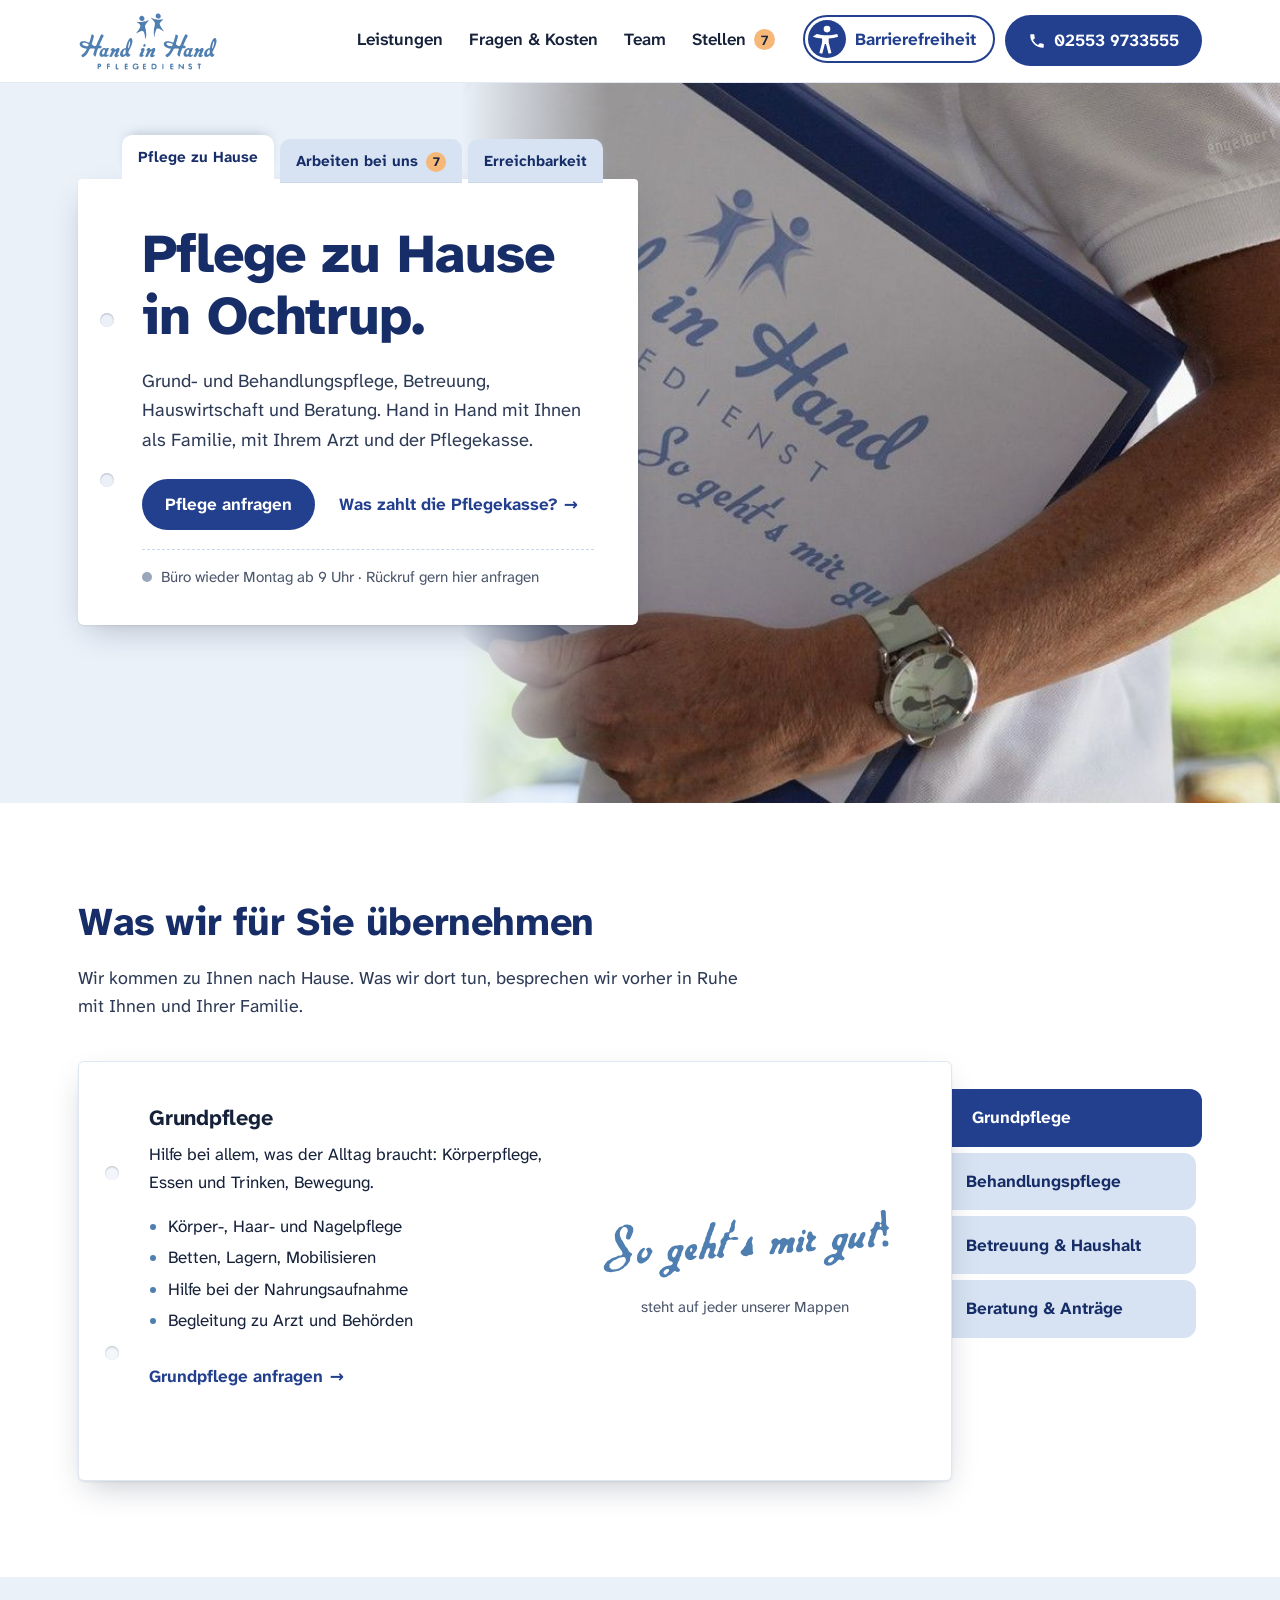
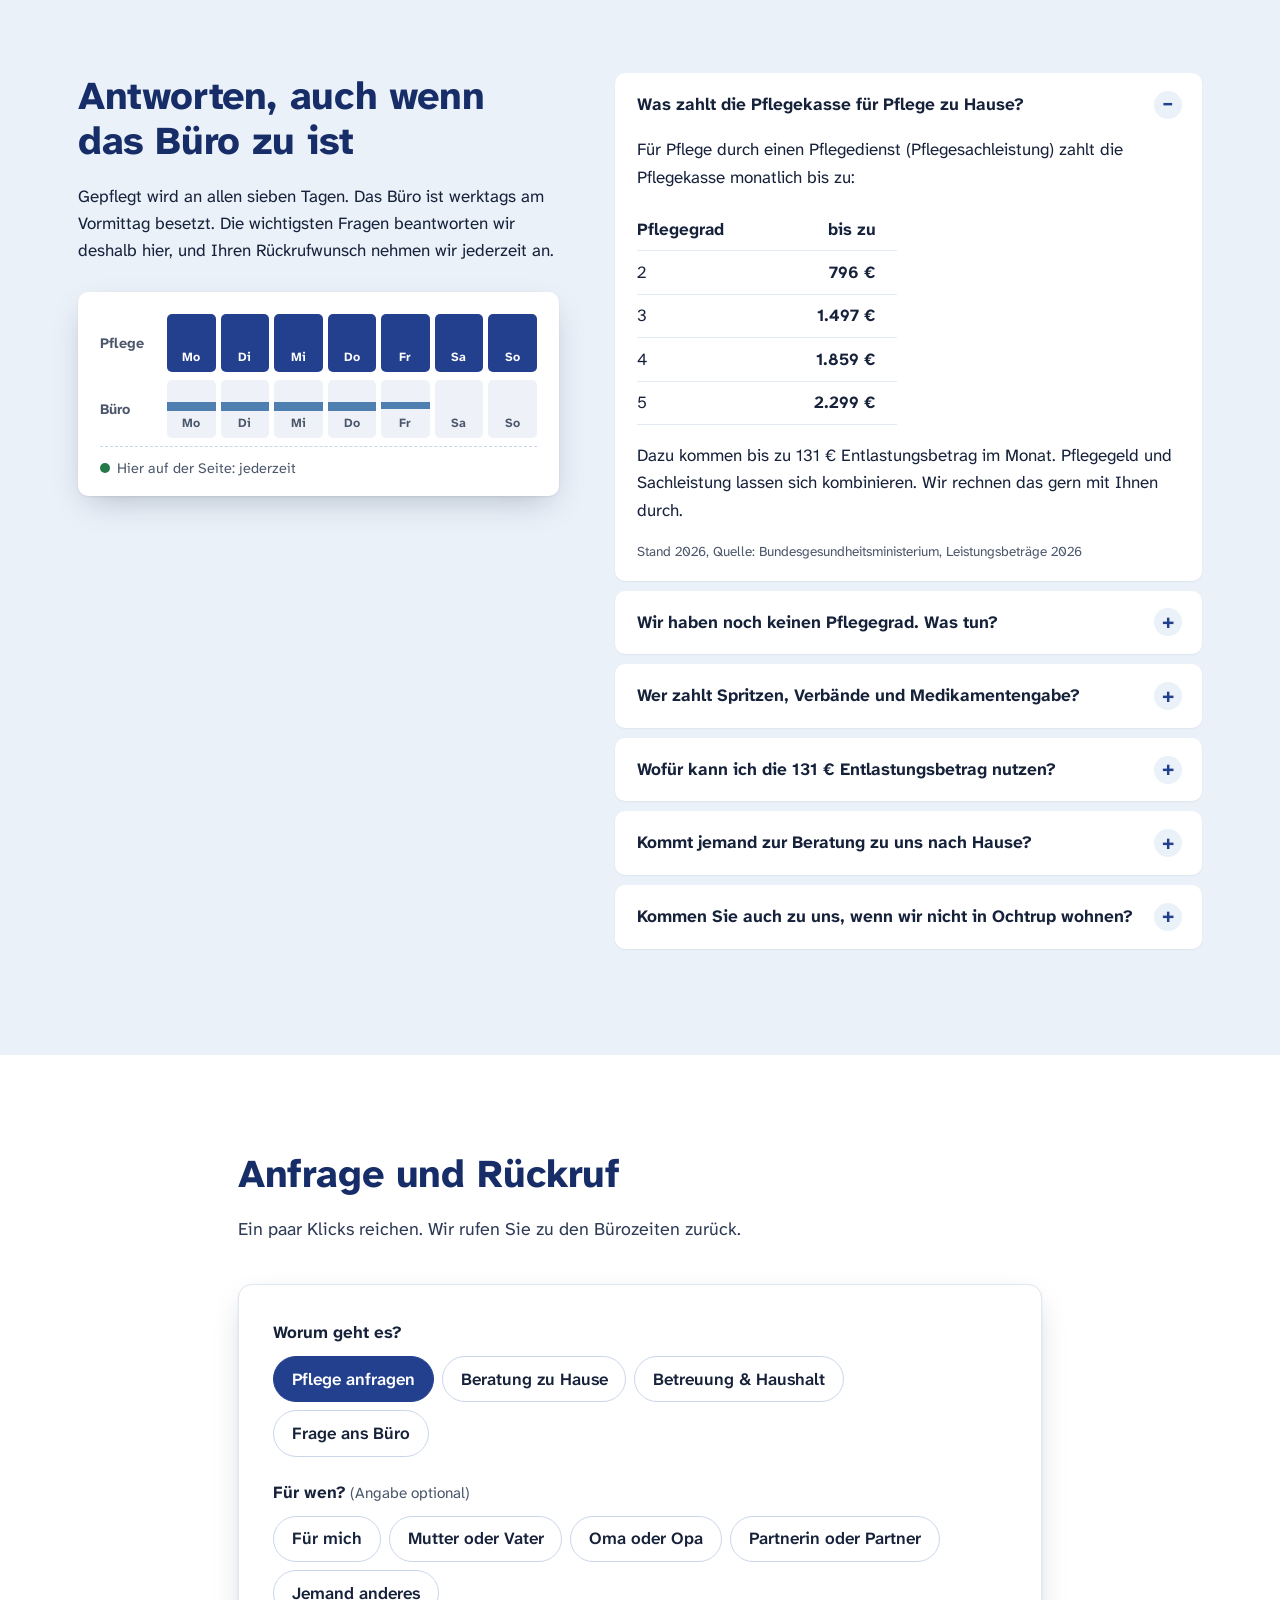
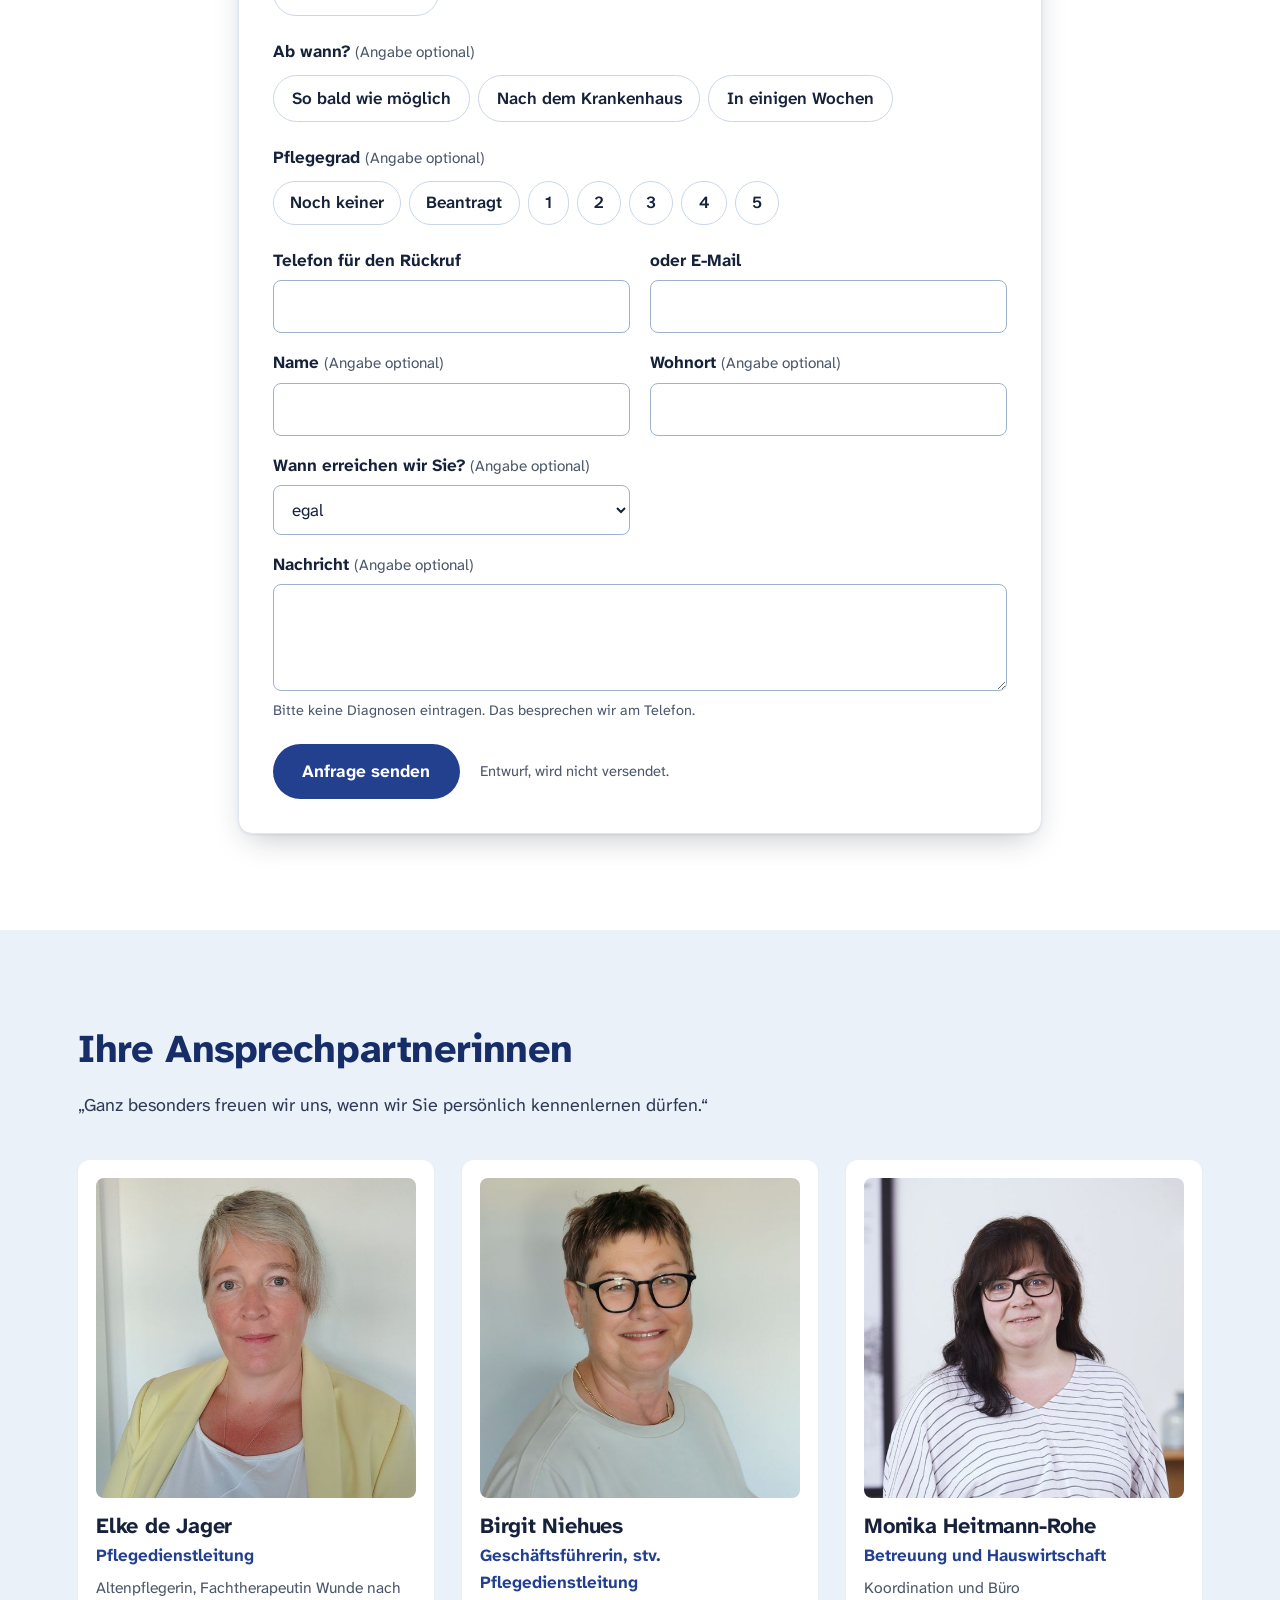
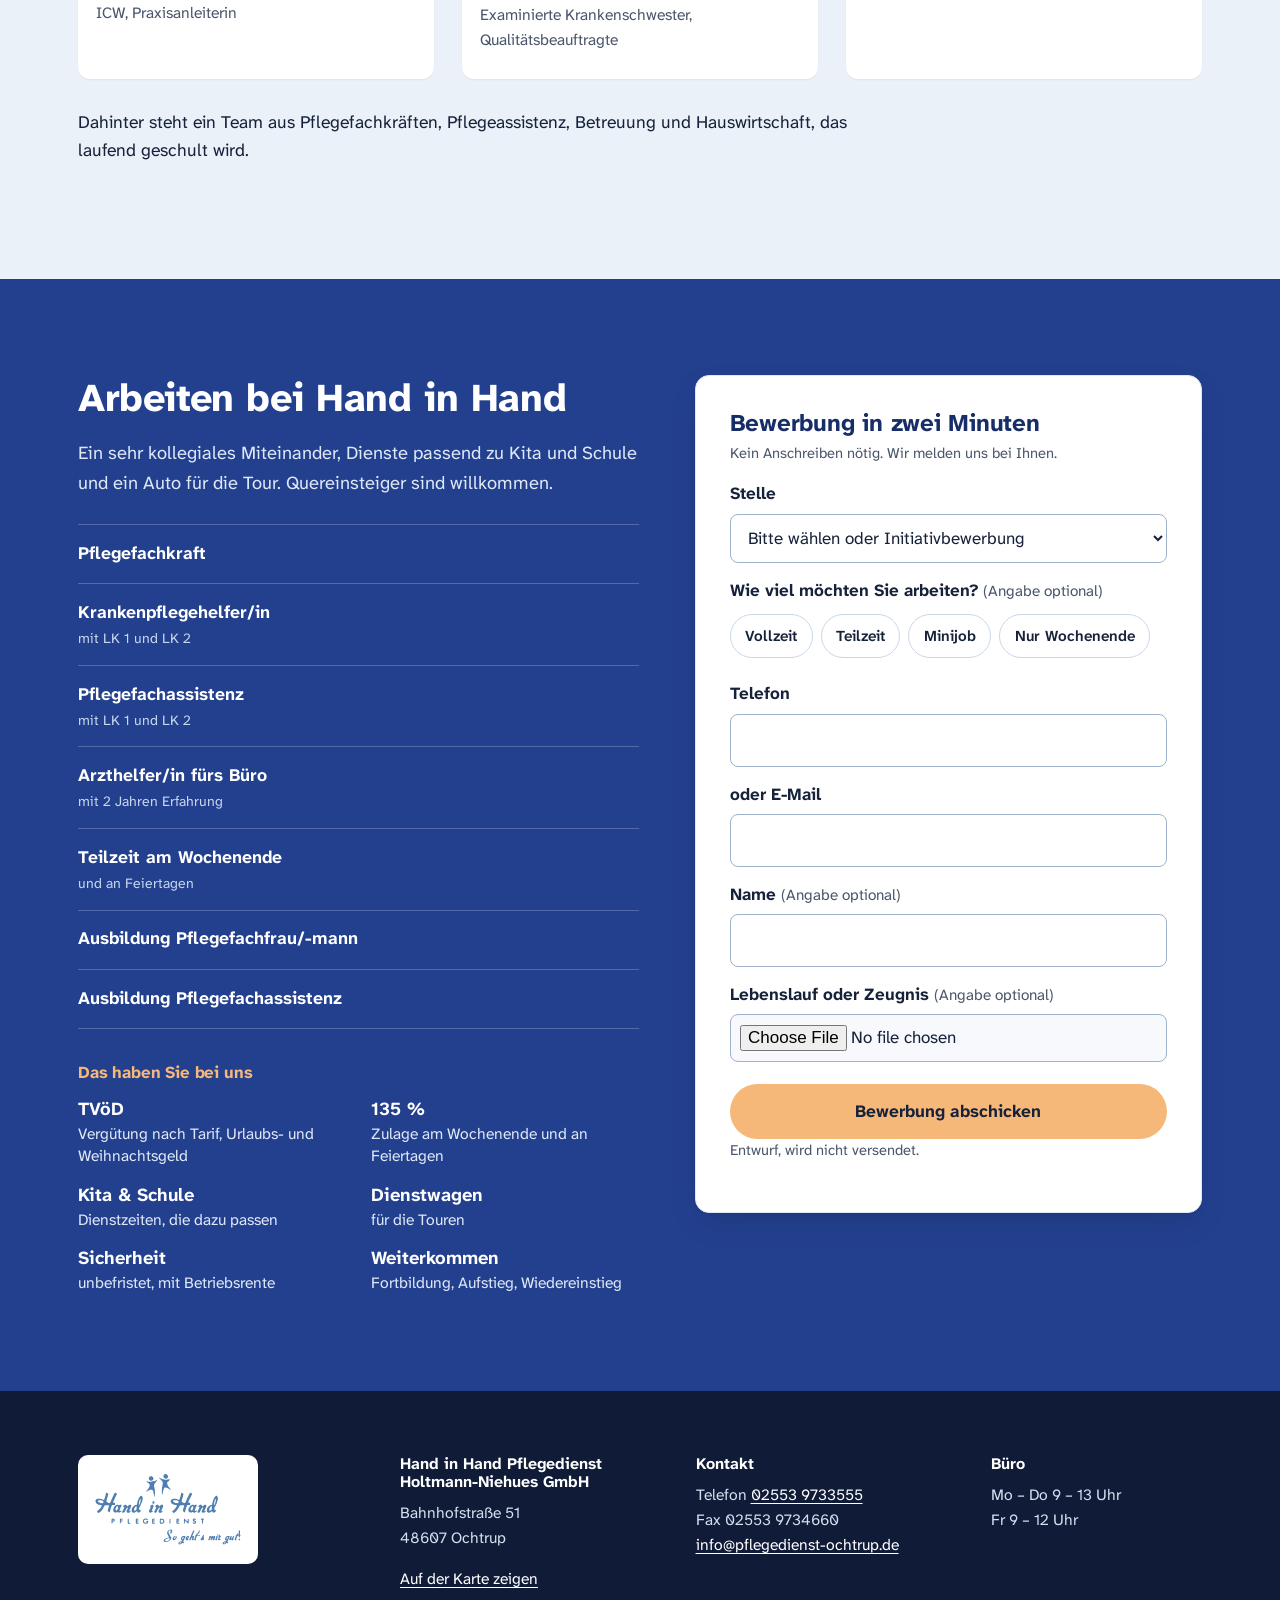
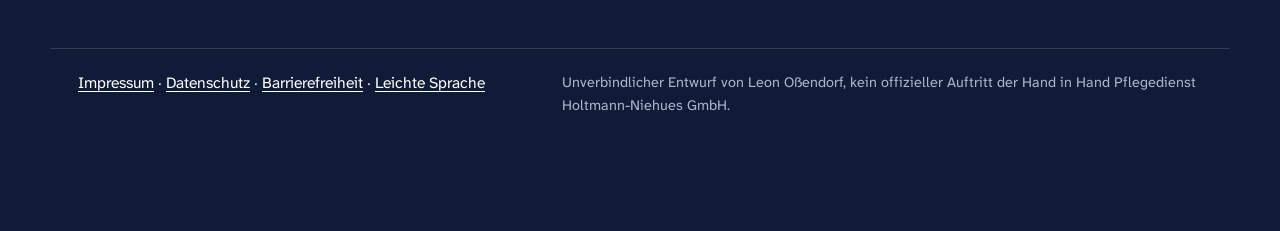
<file: index.html>
<!DOCTYPE html>
<html lang="de-DE">
<head>
<meta charset="utf-8">
<meta name="viewport" content="width=device-width, initial-scale=1">
<meta name="robots" content="noindex,nofollow">
<title>Hand in Hand Pflegedienst Ochtrup – Pflege zu Hause (Entwurf)</title>
<meta name="description" content="Unverbindlicher Entwurf: ambulante Pflege, Betreuung und Beratung in Ochtrup.">
<link rel="icon" href="img/logo-kopf.svg" type="image/svg+xml">
<link rel="preload" href="fonts/atkinson-hyperlegible-next-latin-wght-normal.woff2" as="font" type="font/woff2" crossorigin>
<link rel="stylesheet" href="css/style.css">
<script>(function(){var c=document.documentElement.classList;try{var f=localStorage.getItem("hih-fs");if(f)c.add("fs-"+f);var b=localStorage.getItem("hih-bf");if(b)b.split(",").forEach(function(n){c.add("bf-"+n);});}catch(e){}})();</script>
</head>
<body>
<a class="skip" href="#inhalt">Zum Inhalt springen</a>

<header class="kopf" id="kopf">
  <div class="kopf__innen">
    <a class="kopf__logo" href="#" aria-label="Hand in Hand Pflegedienst, zur Startseite"><img src="img/logo-kopf.svg" alt="Hand in Hand Pflegedienst" width="170" height="70"></a>
    <nav class="kopf__nav" aria-label="Hauptmenü">
      <a href="#leistungen">Leistungen</a>
      <a href="#fragen">Fragen &amp; Kosten</a>
      <a href="#team">Team</a>
      <a href="#stellen" class="kopf__stellen">Stellen <span>7</span></a>
    </nav>
    <div class="kopf__aktion">
      <div class="bf">
        <button type="button" class="bf-knopf" id="bf-knopf" aria-expanded="false" aria-controls="bf-menue"><svg viewBox="0 0 48 48" aria-hidden="true" focusable="false"><circle cx="24" cy="24" r="24" fill="#23408f"/><circle cx="24" cy="11.5" r="4.2" fill="#fff"/><path d="M11 17.6c8.2 2.4 17.8 2.4 26 0l1 3.6c-3.9 1.2-7.9 1.9-11.8 2.1v5l3.4 13.4-3.6.9-3.3-12.4h-1.4l-3.3 12.4-3.6-.9 3.4-13.4v-5c-3.9-.2-7.9-.9-11.8-2.1z" fill="#fff"/></svg><span class="bf-wort">Barrierefreiheit</span></button>
        <div class="bf-menue" id="bf-menue" role="group" aria-labelledby="bf-titel" hidden>
          <div class="bf-kopfzeile"><p class="bf-titel" id="bf-titel">Barrierefreiheit</p><button type="button" class="bf-zu" id="bf-zu" aria-label="Menü schließen">×</button></div>
          <p class="bf-name" id="bf-schrift">Schriftgröße</p>
          <div class="bf-wahl" role="group" aria-labelledby="bf-schrift">
            <button type="button" data-fs="0" aria-pressed="true">Normal</button>
            <button type="button" data-fs="1" aria-pressed="false">Groß</button>
            <button type="button" data-fs="2" aria-pressed="false">Sehr groß</button>
          </div>
          <div class="bf-schalter">
            <button type="button" data-bf="kontrast" aria-pressed="false">Starker Kontrast</button>
            <button type="button" data-bf="zeilen" aria-pressed="false">Mehr Zeilenabstand</button>
            <button type="button" data-bf="links" aria-pressed="false">Links hervorheben</button>
            <button type="button" data-bf="ruhig" aria-pressed="false">Bewegungen aus</button>
            <button type="button" id="bf-vorlesen" aria-pressed="false" hidden>Seite vorlesen</button>
          </div>
          <p class="bf-hinweis" id="bf-vorlesen-hinweis">Vorlesen: Auf diesem Gerät ist keine deutsche Stimme eingerichtet.</p>
          <ul class="bf-verweise">
            <li><a href="leichte-sprache.html">Leichte Sprache</a></li>
            <li><a href="barrierefreiheit.html">Erklärung zur Barrierefreiheit</a></li>
          </ul>
          <button type="button" class="bf-zurueck" id="bf-zurueck">Alles zurücksetzen</button>
        </div>
      </div>
      <a class="knopf knopf--tel" href="tel:+4925539733555" aria-label="Anrufen: 02553 9733555"><svg aria-hidden="true" viewBox="0 0 24 24"><path d="M6.6 10.8a15.1 15.1 0 0 0 6.6 6.6l2.2-2.2c.3-.3.7-.4 1-.2 1.1.4 2.3.6 3.6.6.6 0 1 .4 1 1V20c0 .6-.4 1-1 1A17 17 0 0 1 3 4c0-.6.4-1 1-1h3.5c.6 0 1 .4 1 1 0 1.3.2 2.5.6 3.6.1.3 0 .7-.2 1l-2.3 2.2z"/></svg><span>02553 9733555</span></a>
    </div>
  </div>
</header>

<main id="inhalt">

<!-- ===== Erstes Bild: das Blatt aus der Mappe ===== -->
<section class="hero" aria-label="Willkommen">
  <figure class="hero__bild">
    <picture>
      <source media="(max-width: 760px)" srcset="img/mappe-handy.jpg">
      <img src="img/mappe.jpg" alt="Eine Pflegekraft trägt die blaue Hand-in-Hand-Mappe unter dem Arm" width="1271" height="847" fetchpriority="high">
    </picture>
  </figure>

  <div class="blatt" id="blatt">
    <div class="register" role="tablist" aria-label="Wofür sind Sie hier?">
      <button role="tab" id="tab-pflege" aria-controls="seite-pflege" aria-selected="true">Pflege<span class="lang"> zu Hause</span></button>
      <button role="tab" id="tab-arbeit" aria-controls="seite-arbeit" aria-selected="false" tabindex="-1"><span class="lang">Arbeiten bei uns</span><span class="kurz">Stellen</span> <span class="zahl">7</span></button>
      <button role="tab" id="tab-buero" aria-controls="seite-buero" aria-selected="false" tabindex="-1"><span class="lang">Erreichbarkeit</span><span class="kurz">Büro</span></button>
    </div>

    <div class="blatt__seite" role="tabpanel" id="seite-pflege" aria-labelledby="tab-pflege">
      <h1>Pflege zu Hause in&nbsp;Ochtrup.</h1>
      <p class="blatt__text">Grund- und Behandlungspflege, Betreuung, Hauswirtschaft und Beratung. Hand in Hand mit Ihnen als Familie, mit Ihrem Arzt und der Pflegekasse.</p>
      <div class="blatt__knoepfe">
        <a class="knopf" href="#anfrage" data-preset="anliegen:pflege">Pflege anfragen</a>
        <a class="link-pfeil" href="#fragen">Was zahlt die Pflegekasse?</a>
      </div>
      <p class="status" data-status><span class="status__punkt"></span><span data-status-text>Bürozeiten Mo–Do 9–13, Fr 9–12 Uhr</span></p>
    </div>

    <div class="blatt__seite" role="tabpanel" id="seite-arbeit" aria-labelledby="tab-arbeit" hidden>
      <h2 class="blatt__titel">Sieben Stellen offen. Bewerben geht in zwei Minuten.</h2>
      <ul class="haken">
        <li>Vergütung nach TVöD, Urlaubs- und Weihnachtsgeld</li>
        <li>135&nbsp;% Zulage am Wochenende und an Feiertagen</li>
        <li>Dienste passend zu Kita- und Schulzeiten</li>
        <li>Dienstwagen, Betriebsrente, unbefristet</li>
      </ul>
      <div class="blatt__knoepfe">
        <a class="knopf" href="#stellen">Stellen ansehen und bewerben</a>
      </div>
    </div>

    <div class="blatt__seite" role="tabpanel" id="seite-buero" aria-labelledby="tab-buero" hidden>
      <h2 class="blatt__titel">So erreichen Sie uns</h2>
      <p class="status status--gross" data-status><span class="status__punkt"></span><span data-status-text>Bürozeiten Mo–Do 9–13, Fr 9–12 Uhr</span></p>
      <dl class="zeiten">
        <div><dt>Montag bis Donnerstag</dt><dd>9 – 13 Uhr</dd></div>
        <div><dt>Freitag</dt><dd>9 – 12 Uhr</dd></div>
      </dl>
      <div class="blatt__knoepfe">
        <a class="knopf" href="tel:+4925539733555">02553 9733555 anrufen</a>
        <a class="link-pfeil" href="#anfrage" data-preset="anliegen:frage">Rückruf anfragen</a>
      </div>
      <p class="klein">Bahnhofstraße 51, 48607 Ochtrup · <a href="https://www.openstreetmap.org/search?query=Bahnhofstra%C3%9Fe%2051%2C%2048607%20Ochtrup" rel="noopener">Auf der Karte zeigen</a></p>
    </div>
  </div>
</section>

<!-- ===== Leistungen als Registerblätter ===== -->
<section class="abschnitt" id="leistungen" aria-labelledby="leistungen-titel">
  <div class="innen">
    <header class="abschnitt__kopf">
      <h2 id="leistungen-titel">Was wir für Sie übernehmen</h2>
      <p>Wir kommen zu Ihnen nach Hause. Was wir dort tun, besprechen wir vorher in Ruhe mit Ihnen und Ihrer Familie.</p>
    </header>

    <div class="mappe" data-mappe>
      <div class="mappe__reiter" role="tablist" aria-label="Leistungen">
        <button role="tab" id="r-grund" aria-controls="b-grund" aria-selected="true">Grundpflege</button>
        <button role="tab" id="r-behandlung" aria-controls="b-behandlung" aria-selected="false" tabindex="-1">Behandlungspflege</button>
        <button role="tab" id="r-betreuung" aria-controls="b-betreuung" aria-selected="false" tabindex="-1">Betreuung &amp; Haushalt</button>
        <button role="tab" id="r-beratung" aria-controls="b-beratung" aria-selected="false" tabindex="-1">Beratung &amp; Anträge</button>
      </div>

      <div class="mappe__blatt" role="tabpanel" id="b-grund" aria-labelledby="r-grund">
        <div class="mappe__text">
          <h3>Grundpflege</h3>
          <p>Hilfe bei allem, was der Alltag braucht: Körperpflege, Essen und Trinken, Bewegung.</p>
          <ul class="liste">
            <li>Körper-, Haar- und Nagelpflege</li>
            <li>Betten, Lagern, Mobilisieren</li>
            <li>Hilfe bei der Nahrungsaufnahme</li>
            <li>Begleitung zu Arzt und Behörden</li>
          </ul>
          <a class="link-pfeil" href="#anfrage" data-preset="anliegen:pflege">Grundpflege anfragen</a>
        </div>
        <div class="mappe__notiz" aria-hidden="true">
          <img class="notiz" src="img/slogan.svg" alt="" width="314" height="82">
          <p class="notiz-unter">steht auf jeder unserer Mappen</p>
        </div>
      </div>

      <div class="mappe__blatt" role="tabpanel" id="b-behandlung" aria-labelledby="r-behandlung" hidden>
        <div class="mappe__text">
          <h3>Behandlungspflege</h3>
          <p>Was Ihr Arzt verordnet, übernehmen unsere Pflegefachkräfte. Die Kosten trägt in der Regel die Krankenkasse.</p>
          <ul class="liste liste--zwei">
            <li>Medikamente richten und geben</li>
            <li>Blutdruck und Blutzucker</li>
            <li>Injektionen</li>
            <li>Kompressionsverbände</li>
            <li>Port- und Stomaversorgung</li>
            <li>Dekubitusversorgung</li>
          </ul>
          <p class="hervor"><strong>Chronische Wunden</strong> versorgt bei uns eine Fachtherapeutin Wunde nach ICW aus dem eigenen Team.</p>
          <a class="link-pfeil" href="#anfrage" data-preset="anliegen:pflege">Behandlungspflege anfragen</a>
        </div>
        <img class="mappe__foto" src="img/blutdruck.jpg" alt="Blutdruckmessung am Oberarm" width="1100" height="529" loading="lazy">
      </div>

      <div class="mappe__blatt" role="tabpanel" id="b-betreuung" aria-labelledby="r-betreuung" hidden>
        <div class="mappe__text">
          <h3>Betreuung &amp; Hauswirtschaft</h3>
          <p>Ausgebildete Betreuungskräfte kommen ein- oder mehrmals in der Woche. Sie gehen spazieren, begleiten zu Arzt- und Therapieterminen, trinken zusammen Kaffee oder spielen Gesellschaftsspiele. Dazu Hilfe im Haushalt.</p>
          <p class="hervor">Mit jedem Pflegegrad (1 bis 5) stehen dafür bis zu <strong>131&nbsp;€ im Monat</strong> zur Verfügung, der sogenannte Entlastungsbetrag.</p>
          <a class="link-pfeil" href="#anfrage" data-preset="anliegen:betreuung">Betreuung anfragen</a>
        </div>
        <img class="mappe__foto" src="img/kalender.jpg" alt="Kalender mit Kugelschreiber" width="1100" height="522" loading="lazy">
      </div>

      <div class="mappe__blatt" role="tabpanel" id="b-beratung" aria-labelledby="r-beratung" hidden>
        <div class="mappe__text">
          <h3>Beratung &amp; Anträge</h3>
          <p>Wir beraten über alle Möglichkeiten der Pflege zu Hause und was sie kosten. Gern kommen wir dafür zu Ihnen nach Hause, <strong>kostenlos und unverbindlich</strong>.</p>
          <ul class="liste">
            <li>Häusliche Pflege und Finanzierung</li>
            <li>Fragen zur Pflegeversicherung</li>
            <li>Anträge bei Kranken- und Pflegekasse und beim Sozialamt</li>
            <li>Schulung für pflegende Angehörige</li>
          </ul>
          <a class="link-pfeil" href="#anfrage" data-preset="anliegen:beratung">Beratung zu Hause vereinbaren</a>
        </div>
        <figure class="mappe__fig"><img class="mappe__foto" src="img/beratung.jpg" alt="Zwei Personen gehen am Tisch gemeinsam Unterlagen durch" width="1100" height="619" loading="lazy"><figcaption>Beispielbild</figcaption></figure>
      </div>
    </div>
  </div>
</section>

<!-- ===== Woche und Fragen ===== -->
<section class="abschnitt abschnitt--himmel" id="fragen" aria-labelledby="fragen-titel">
  <div class="innen raster-fragen">
    <div class="woche-block">
      <h2 id="fragen-titel">Antworten, auch wenn das Büro zu ist</h2>
      <p>Gepflegt wird an allen sieben Tagen. Das Büro ist werktags am Vormittag besetzt. Die wichtigsten Fragen beantworten wir deshalb hier, und Ihren Rückrufwunsch nehmen wir jederzeit an.</p>
      <figure class="woche" aria-label="Wochenübersicht: Pflege an sieben Tagen, Büro Montag bis Freitag vormittags">
        <div class="woche__zeile"><span class="woche__name">Pflege</span>
          <span class="woche__tag voll" title="Montag">Mo</span><span class="woche__tag voll">Di</span><span class="woche__tag voll">Mi</span><span class="woche__tag voll">Do</span><span class="woche__tag voll">Fr</span><span class="woche__tag voll">Sa</span><span class="woche__tag voll">So</span></div>
        <div class="woche__zeile"><span class="woche__name">Büro</span>
          <span class="woche__tag halb">Mo</span><span class="woche__tag halb">Di</span><span class="woche__tag halb">Mi</span><span class="woche__tag halb">Do</span><span class="woche__tag drittel">Fr</span><span class="woche__tag leer">Sa</span><span class="woche__tag leer">So</span></div>
        <figcaption>Hier auf der Seite: jederzeit</figcaption>
      </figure>
    </div>

    <div class="fragen">
      <details open>
        <summary>Was zahlt die Pflegekasse für Pflege zu Hause?</summary>
        <div>
          <p>Für Pflege durch einen Pflegedienst (Pflegesachleistung) zahlt die Pflegekasse monatlich bis zu:</p>
          <table class="tabelle">
            <thead><tr><th scope="col">Pflegegrad</th><th scope="col">bis zu</th></tr></thead>
            <tbody>
              <tr><td>2</td><td>796 €</td></tr><tr><td>3</td><td>1.497 €</td></tr><tr><td>4</td><td>1.859 €</td></tr><tr><td>5</td><td>2.299 €</td></tr>
            </tbody>
          </table>
          <p>Dazu kommen bis zu 131 € Entlastungsbetrag im Monat. Pflegegeld und Sachleistung lassen sich kombinieren. Wir rechnen das gern mit Ihnen durch.</p>
          <p class="quelle">Stand 2026, Quelle: Bundesgesundheitsministerium, Leistungsbeträge 2026</p>
        </div>
      </details>
      <details>
        <summary>Wir haben noch keinen Pflegegrad. Was tun?</summary>
        <div><p>Den Antrag stellen Sie bei der Pflegekasse, ein Anruf oder ein formloses Schreiben reicht. Die Pflegekasse muss in der Regel innerhalb von 25 Arbeitstagen entscheiden. Die Leistungen gibt es rückwirkend ab dem Monat, in dem Sie den Antrag gestellt haben. Beim Antrag helfen wir Ihnen.</p>
        <p class="quelle">§ 18c und § 33 SGB XI</p></div>
      </details>
      <details>
        <summary>Wer zahlt Spritzen, Verbände und Medikamentengabe?</summary>
        <div><p>Das ist Behandlungspflege. Ihr Arzt verordnet sie, die Krankenkasse übernimmt die Kosten. Die gesetzliche Zuzahlung beträgt 10 % für höchstens 28 Tage im Jahr plus 10 € je Verordnung. Abgerechnet wird direkt mit der Kasse.</p>
        <p class="quelle">§ 37 und § 61 SGB V</p></div>
      </details>
      <details>
        <summary>Wofür kann ich die 131 € Entlastungsbetrag nutzen?</summary>
        <div><p>Zum Beispiel für unsere Betreuung und Hilfe im Haushalt. Was im Jahr nicht verbraucht wird, kann bis Ende Juni des Folgejahres genutzt werden. Für Körperpflege gilt der Betrag nur bei Pflegegrad 1.</p>
        <p class="quelle">§ 45b SGB XI</p></div>
      </details>
      <details>
        <summary>Kommt jemand zur Beratung zu uns nach Hause?</summary>
        <div><p>Ja. Wir beraten Sie bei Ihnen zu Hause, kostenlos und unverbindlich. Am einfachsten schreiben Sie uns unten kurz, wann es passt.</p></div>
      </details>
      <details>
        <summary>Kommen Sie auch zu uns, wenn wir nicht in Ochtrup wohnen?</summary>
        <div><p>Unser Büro ist in Ochtrup, an der Bahnhofstraße 51. Ob wir auch zu Ihnen kommen, sagen wir Ihnen gern am Telefon. Oder Sie tragen unten Ihren Wohnort ein, dann klären wir das beim Rückruf.</p></div>
      </details>
    </div>
  </div>
</section>

<!-- ===== Anfrage ===== -->
<section class="abschnitt" id="anfrage" aria-labelledby="anfrage-titel">
  <div class="innen innen--schmal">
    <header class="abschnitt__kopf">
      <h2 id="anfrage-titel">Anfrage und Rückruf</h2>
      <p>Ein paar Klicks reichen. Wir rufen Sie zu den Bürozeiten zurück.</p>
    </header>

    <form class="formular" id="form-anfrage" novalidate>
      <fieldset class="wahl">
        <legend>Worum geht es?</legend>
        <label><input type="radio" name="anliegen" value="pflege" checked><span>Pflege anfragen</span></label>
        <label><input type="radio" name="anliegen" value="beratung"><span>Beratung zu Hause</span></label>
        <label><input type="radio" name="anliegen" value="betreuung"><span>Betreuung &amp; Haushalt</span></label>
        <label><input type="radio" name="anliegen" value="frage"><span>Frage ans Büro</span></label>
      </fieldset>

      <fieldset class="wahl">
        <legend>Für wen? <span class="opt">(Angabe optional)</span></legend>
        <label><input type="radio" name="fuer" value="selbst"><span>Für mich</span></label>
        <label><input type="radio" name="fuer" value="eltern"><span>Mutter oder Vater</span></label>
        <label><input type="radio" name="fuer" value="grosseltern"><span>Oma oder Opa</span></label>
        <label><input type="radio" name="fuer" value="partner"><span>Partnerin oder Partner</span></label>
        <label><input type="radio" name="fuer" value="andere"><span>Jemand anderes</span></label>
      </fieldset>

      <fieldset class="wahl">
        <legend>Ab wann? <span class="opt">(Angabe optional)</span></legend>
        <label><input type="radio" name="ab" value="sofort"><span>So bald wie möglich</span></label>
        <label><input type="radio" name="ab" value="entlassung"><span>Nach dem Krankenhaus</span></label>
        <label><input type="radio" name="ab" value="spaeter"><span>In einigen Wochen</span></label>
      </fieldset>

      <fieldset class="wahl wahl--klein">
        <legend>Pflegegrad <span class="opt">(Angabe optional)</span></legend>
        <label><input type="radio" name="grad" value="keiner"><span>Noch keiner</span></label>
        <label><input type="radio" name="grad" value="beantragt"><span>Beantragt</span></label>
        <label><input type="radio" name="grad" value="1"><span>1</span></label>
        <label><input type="radio" name="grad" value="2"><span>2</span></label>
        <label><input type="radio" name="grad" value="3"><span>3</span></label>
        <label><input type="radio" name="grad" value="4"><span>4</span></label>
        <label><input type="radio" name="grad" value="5"><span>5</span></label>
      </fieldset>

      <div class="felder">
        <div class="feld">
          <label for="a-tel">Telefon für den Rückruf</label>
          <input id="a-tel" name="telefon" type="tel" autocomplete="tel" inputmode="tel">
        </div>
        <div class="feld">
          <label for="a-mail">oder E-Mail</label>
          <input id="a-mail" name="email" type="email" autocomplete="email">
        </div>
        <div class="feld">
          <label for="a-name">Name <span class="opt">(Angabe optional)</span></label>
          <input id="a-name" name="name" type="text" autocomplete="name">
        </div>
        <div class="feld">
          <label for="a-ort">Wohnort <span class="opt">(Angabe optional)</span></label>
          <input id="a-ort" name="wohnort" type="text" autocomplete="address-level2">
        </div>
        <div class="feld">
          <label for="a-zeit">Wann erreichen wir Sie? <span class="opt">(Angabe optional)</span></label>
          <select id="a-zeit" name="zeit"><option value="">egal</option><option>vormittags</option><option>mittags</option></select>
        </div>
        <div class="feld feld--breit">
          <label for="a-text">Nachricht <span class="opt">(Angabe optional)</span></label>
          <textarea id="a-text" name="nachricht" rows="3"></textarea>
          <p class="hinweis">Bitte keine Diagnosen eintragen. Das besprechen wir am Telefon.</p>
        </div>
      </div>
      <p class="fehler" role="alert" hidden>Bitte eine Telefonnummer oder E-Mail-Adresse angeben, damit wir Sie erreichen.</p>
      <div class="formular__ende">
        <button class="knopf knopf--gross" type="submit">Anfrage senden</button>
        <p class="klein">Entwurf, wird nicht versendet.</p>
      </div>
      <div class="danke" hidden tabindex="-1">
        <p class="danke__titel">Danke, Ihre Anfrage ist angekommen.</p>
        <p>In der fertigen Seite landet sie jetzt direkt im Büro, und wir melden uns zu den Bürozeiten bei Ihnen. Dieser Entwurf verschickt nichts.</p>
      </div>
    </form>
  </div>
</section>

<!-- ===== Team ===== -->
<section class="abschnitt abschnitt--himmel" id="team" aria-labelledby="team-titel">
  <div class="innen">
    <header class="abschnitt__kopf">
      <h2 id="team-titel">Ihre Ansprechpartnerinnen</h2>
      <p>„Ganz besonders freuen wir uns, wenn wir Sie persönlich kennenlernen dürfen.“</p>
    </header>
    <ul class="team">
      <li>
        <img src="img/de-jager.jpg" alt="Porträt Elke de Jager" width="560" height="560" loading="lazy">
        <h3>Elke de Jager</h3>
        <p class="rolle">Pflegedienstleitung</p>
        <p>Altenpflegerin, Fachtherapeutin Wunde nach ICW, Praxisanleiterin</p>
      </li>
      <li>
        <img src="img/niehues.jpg" alt="Porträt Birgit Niehues" width="560" height="560" loading="lazy">
        <h3>Birgit Niehues</h3>
        <p class="rolle">Geschäftsführerin, stv. Pflegedienstleitung</p>
        <p>Examinierte Krankenschwester, Qualitätsbeauftragte</p>
      </li>
      <li>
        <img src="img/heitmann-rohe.jpg" alt="Porträt Monika Heitmann-Rohe" width="560" height="560" loading="lazy">
        <h3>Monika Heitmann-Rohe</h3>
        <p class="rolle">Betreuung und Hauswirtschaft</p>
        <p>Koordination und Büro</p>
      </li>
    </ul>
    <p class="team__unter">Dahinter steht ein Team aus Pflegefachkräften, Pflegeassistenz, Betreuung und Hauswirtschaft, das laufend geschult wird.</p>
  </div>
</section>

<!-- ===== Stellen ===== -->
<section class="abschnitt abschnitt--mappe" id="stellen" aria-labelledby="stellen-titel">
  <div class="innen raster-stellen">
    <div>
      <h2 id="stellen-titel">Arbeiten bei Hand in Hand</h2>
      <p class="einleitung">Ein sehr kollegiales Miteinander, Dienste passend zu Kita und Schule und ein Auto für die Tour. Quereinsteiger sind willkommen.</p>
      <ul class="stellen" aria-label="Offene Stellen, antippen zum Auswählen">
        <li><button type="button" data-stelle="Pflegefachkraft">Pflegefachkraft</button></li>
        <li><button type="button" data-stelle="Krankenpflegehelfer/in LK 1 + 2">Krankenpflegehelfer/in <small>mit LK 1 und LK 2</small></button></li>
        <li><button type="button" data-stelle="Pflegefachassistenz LK 1 + 2">Pflegefachassistenz <small>mit LK 1 und LK 2</small></button></li>
        <li><button type="button" data-stelle="Medizinische Fachangestellte">Arzthelfer/in fürs Büro <small>mit 2 Jahren Erfahrung</small></button></li>
        <li><button type="button" data-stelle="Wochenende und Feiertage">Teilzeit am Wochenende <small>und an Feiertagen</small></button></li>
        <li><button type="button" data-stelle="Ausbildung Pflegefachfrau/-mann">Ausbildung Pflegefachfrau/-mann</button></li>
        <li><button type="button" data-stelle="Ausbildung Pflegefachassistenz">Ausbildung Pflegefachassistenz</button></li>
      </ul>
      <h3 class="klein-titel">Das haben Sie bei uns</h3>
      <ul class="vorteile">
        <li><strong>TVöD</strong> Vergütung nach Tarif, Urlaubs- und Weihnachtsgeld</li>
        <li><strong>135&nbsp;%</strong> Zulage am Wochenende und an Feiertagen</li>
        <li><strong>Kita &amp; Schule</strong> Dienstzeiten, die dazu passen</li>
        <li><strong>Dienstwagen</strong> für die Touren</li>
        <li><strong>Sicherheit</strong> unbefristet, mit Betriebsrente</li>
        <li><strong>Weiterkommen</strong> Fortbildung, Aufstieg, Wiedereinstieg</li>
      </ul>
    </div>

    <form class="formular formular--karte" id="form-bewerbung" novalidate>
      <h3 class="formular__titel">Bewerbung in zwei Minuten</h3>
      <p class="klein">Kein Anschreiben nötig. Wir melden uns bei Ihnen.</p>
      <div class="feld">
        <label for="b-stelle">Stelle</label>
        <select id="b-stelle" name="stelle">
          <option value="">Bitte wählen oder Initiativbewerbung</option>
          <option>Pflegefachkraft</option>
          <option>Krankenpflegehelfer/in LK 1 + 2</option>
          <option>Pflegefachassistenz LK 1 + 2</option>
          <option>Medizinische Fachangestellte</option>
          <option>Wochenende und Feiertage</option>
          <option>Ausbildung Pflegefachfrau/-mann</option>
          <option>Ausbildung Pflegefachassistenz</option>
          <option>Initiativbewerbung / Quereinstieg</option>
        </select>
      </div>
      <fieldset class="wahl wahl--klein">
        <legend>Wie viel möchten Sie arbeiten? <span class="opt">(Angabe optional)</span></legend>
        <label><input type="radio" name="umfang" value="voll"><span>Vollzeit</span></label>
        <label><input type="radio" name="umfang" value="teil"><span>Teilzeit</span></label>
        <label><input type="radio" name="umfang" value="mini"><span>Minijob</span></label>
        <label><input type="radio" name="umfang" value="wochenende"><span>Nur Wochenende</span></label>
      </fieldset>
      <div class="feld">
        <label for="b-tel">Telefon</label>
        <input id="b-tel" name="telefon" type="tel" autocomplete="tel" inputmode="tel">
      </div>
      <div class="feld">
        <label for="b-mail">oder E-Mail</label>
        <input id="b-mail" name="email" type="email" autocomplete="email">
      </div>
      <div class="feld">
        <label for="b-name">Name <span class="opt">(Angabe optional)</span></label>
        <input id="b-name" name="name" type="text" autocomplete="name">
      </div>
      <div class="feld">
        <label for="b-datei">Lebenslauf oder Zeugnis <span class="opt">(Angabe optional)</span></label>
        <input id="b-datei" name="datei" type="file" accept=".pdf,.jpg,.jpeg,.png,.doc,.docx">
      </div>
      <p class="fehler" role="alert" hidden>Bitte eine Telefonnummer oder E-Mail-Adresse angeben.</p>
      <button class="knopf knopf--hell knopf--gross" type="submit">Bewerbung abschicken</button>
      <p class="klein">Entwurf, wird nicht versendet.</p>
      <div class="danke" hidden tabindex="-1">
        <p class="danke__titel">Danke für Ihre Bewerbung!</p>
        <p>In der fertigen Seite geht sie jetzt an die Pflegedienstleitung, die sich bei Ihnen meldet. Dieser Entwurf verschickt nichts.</p>
      </div>
    </form>
  </div>
</section>

</main>

<footer class="fuss">
  <div class="innen fuss__raster">
    <div>
      <img src="img/logo.svg" alt="Hand in Hand Pflegedienst – So geht’s mir gut!" width="200" height="110" class="fuss__logo">
    </div>
    <div>
      <h2 class="fuss__titel">Hand in Hand Pflegedienst<br>Holtmann-Niehues GmbH</h2>
      <p>Bahnhofstraße 51<br>48607 Ochtrup</p>
      <p><a href="https://www.openstreetmap.org/search?query=Bahnhofstra%C3%9Fe%2051%2C%2048607%20Ochtrup" rel="noopener">Auf der Karte zeigen</a></p>
    </div>
    <div>
      <h2 class="fuss__titel">Kontakt</h2>
      <p>Telefon <a href="tel:+4925539733555">02553 9733555</a><br>Fax 02553 9734660<br><a href="mailto:info@pflegedienst-ochtrup.de">info@pflegedienst-ochtrup.de</a></p>
    </div>
    <div>
      <h2 class="fuss__titel">Büro</h2>
      <p>Mo – Do 9 – 13 Uhr<br>Fr 9 – 12 Uhr</p>
    </div>
  </div>
  <div class="innen fuss__unten">
    <p><a href="impressum.html">Impressum</a> · <a href="datenschutz.html">Datenschutz</a> · <a href="barrierefreiheit.html">Barrierefreiheit</a> · <a href="leichte-sprache.html">Leichte Sprache</a></p>
    <p class="entwurf">Unverbindlicher Entwurf von Leon Oßendorf, kein offizieller Auftritt der Hand in Hand Pflegedienst Holtmann-Niehues GmbH.</p>
  </div>
</footer>

<nav class="daumen" aria-label="Schnellzugriff">
  <a href="tel:+4925539733555">Anrufen</a>
  <a href="#anfrage" data-preset="anliegen:pflege">Anfrage</a>
  <a href="#stellen">Bewerben</a>
</nav>

<script src="js/bf.js" defer></script>
<script src="js/main.js" defer></script>
</body>
</html>
</file>
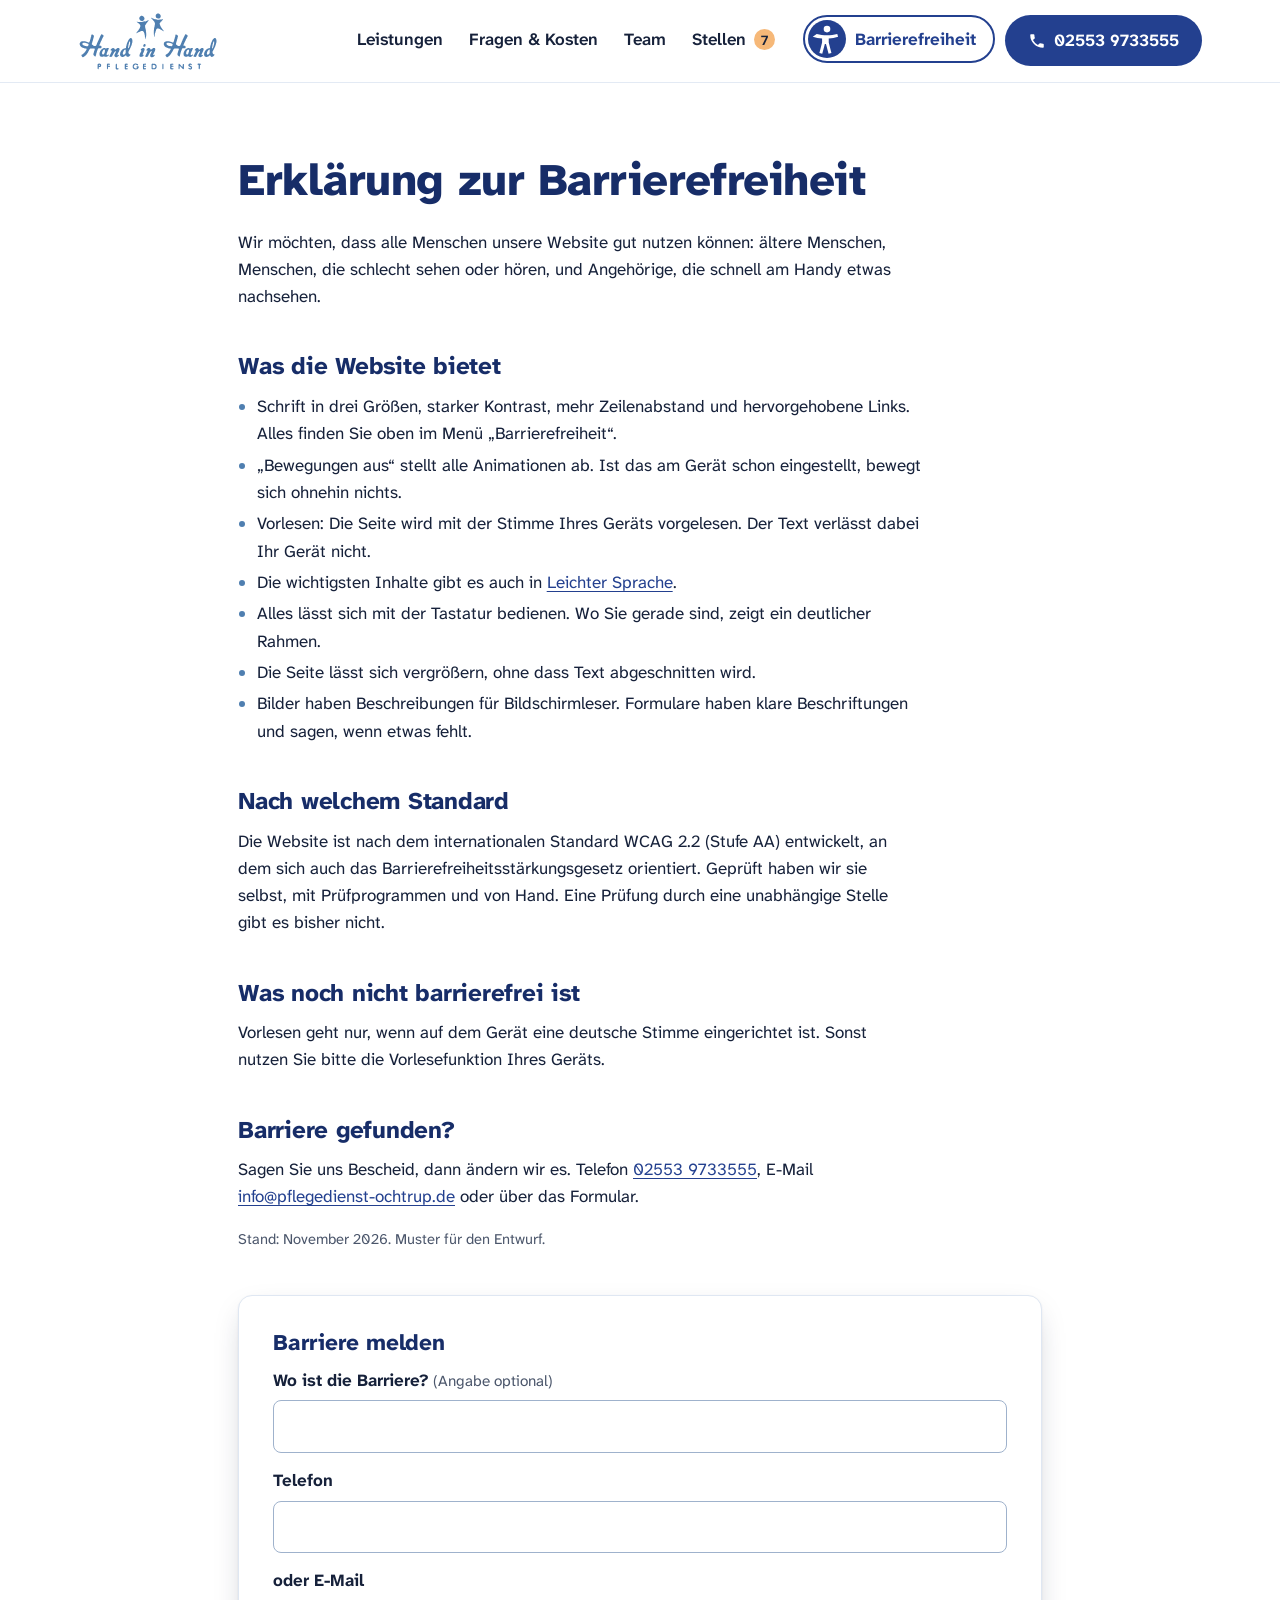
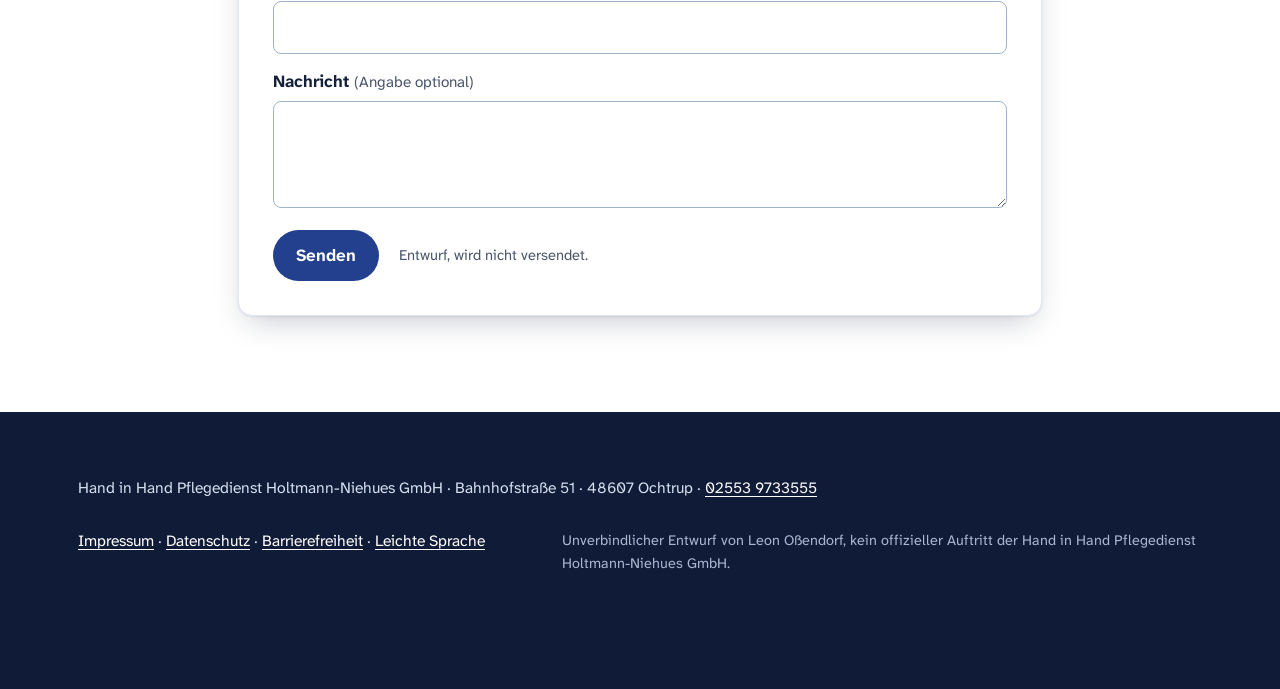
<file: barrierefreiheit.html>
<!DOCTYPE html>
<html lang="de-DE">
<head>
<meta charset="utf-8">
<meta name="viewport" content="width=device-width, initial-scale=1">
<meta name="robots" content="noindex,nofollow">
<title>Barrierefreiheit – Hand in Hand Pflegedienst (Entwurf)</title>
<link rel="icon" href="img/logo-kopf.svg" type="image/svg+xml">
<link rel="stylesheet" href="css/style.css">
<script>(function(){var c=document.documentElement.classList;try{var f=localStorage.getItem("hih-fs");if(f)c.add("fs-"+f);var b=localStorage.getItem("hih-bf");if(b)b.split(",").forEach(function(n){c.add("bf-"+n);});}catch(e){}})();</script>
</head>
<body>
<a class="skip" href="#inhalt">Zum Inhalt springen</a>
<header class="kopf">
  <div class="kopf__innen">
    <a class="kopf__logo" href="index.html" aria-label="Hand in Hand Pflegedienst, zur Startseite"><img src="img/logo-kopf.svg" alt="Hand in Hand Pflegedienst" width="170" height="70"></a>
    <nav class="kopf__nav" aria-label="Hauptmenü">
      <a href="index.html#leistungen">Leistungen</a>
      <a href="index.html#fragen">Fragen &amp; Kosten</a>
      <a href="index.html#team">Team</a>
      <a href="index.html#stellen" class="kopf__stellen">Stellen <span>7</span></a>
    </nav>
    <div class="kopf__aktion">
      <div class="bf">
        <button type="button" class="bf-knopf" id="bf-knopf" aria-expanded="false" aria-controls="bf-menue"><svg viewBox="0 0 48 48" aria-hidden="true" focusable="false"><circle cx="24" cy="24" r="24" fill="#23408f"/><circle cx="24" cy="11.5" r="4.2" fill="#fff"/><path d="M11 17.6c8.2 2.4 17.8 2.4 26 0l1 3.6c-3.9 1.2-7.9 1.9-11.8 2.1v5l3.4 13.4-3.6.9-3.3-12.4h-1.4l-3.3 12.4-3.6-.9 3.4-13.4v-5c-3.9-.2-7.9-.9-11.8-2.1z" fill="#fff"/></svg><span class="bf-wort">Barrierefreiheit</span></button>
        <div class="bf-menue" id="bf-menue" role="group" aria-labelledby="bf-titel" hidden>
          <div class="bf-kopfzeile"><p class="bf-titel" id="bf-titel">Barrierefreiheit</p><button type="button" class="bf-zu" id="bf-zu" aria-label="Menü schließen">×</button></div>
          <p class="bf-name" id="bf-schrift">Schriftgröße</p>
          <div class="bf-wahl" role="group" aria-labelledby="bf-schrift">
            <button type="button" data-fs="0" aria-pressed="true">Normal</button>
            <button type="button" data-fs="1" aria-pressed="false">Groß</button>
            <button type="button" data-fs="2" aria-pressed="false">Sehr groß</button>
          </div>
          <div class="bf-schalter">
            <button type="button" data-bf="kontrast" aria-pressed="false">Starker Kontrast</button>
            <button type="button" data-bf="zeilen" aria-pressed="false">Mehr Zeilenabstand</button>
            <button type="button" data-bf="links" aria-pressed="false">Links hervorheben</button>
            <button type="button" data-bf="ruhig" aria-pressed="false">Bewegungen aus</button>
            <button type="button" id="bf-vorlesen" aria-pressed="false" hidden>Seite vorlesen</button>
          </div>
          <p class="bf-hinweis" id="bf-vorlesen-hinweis">Vorlesen: Auf diesem Gerät ist keine deutsche Stimme eingerichtet.</p>
          <ul class="bf-verweise">
            <li><a href="leichte-sprache.html">Leichte Sprache</a></li>
            <li><a href="barrierefreiheit.html">Erklärung zur Barrierefreiheit</a></li>
          </ul>
          <button type="button" class="bf-zurueck" id="bf-zurueck">Alles zurücksetzen</button>
        </div>
      </div>
      <a class="knopf knopf--tel" href="tel:+4925539733555" aria-label="Anrufen: 02553 9733555"><svg aria-hidden="true" viewBox="0 0 24 24"><path d="M6.6 10.8a15.1 15.1 0 0 0 6.6 6.6l2.2-2.2c.3-.3.7-.4 1-.2 1.1.4 2.3.6 3.6.6.6 0 1 .4 1 1V20c0 .6-.4 1-1 1A17 17 0 0 1 3 4c0-.6.4-1 1-1h3.5c.6 0 1 .4 1 1 0 1.3.2 2.5.6 3.6.1.3 0 .7-.2 1l-2.3 2.2z"/></svg><span>02553 9733555</span></a>
    </div>
  </div>
</header>
<main id="inhalt" class="textseite">
<div class="innen innen--schmal">
<h1>Erklärung zur Barrierefreiheit</h1>
<p>Wir möchten, dass alle Menschen unsere Website gut nutzen können: ältere Menschen, Menschen, die schlecht sehen oder hören, und Angehörige, die schnell am Handy etwas nachsehen.</p>

<h2>Was die Website bietet</h2>
<ul class="liste">
  <li>Schrift in drei Größen, starker Kontrast, mehr Zeilenabstand und hervorgehobene Links. Alles finden Sie oben im Menü „Barrierefreiheit“.</li>
  <li>„Bewegungen aus“ stellt alle Animationen ab. Ist das am Gerät schon eingestellt, bewegt sich ohnehin nichts.</li>
  <li>Vorlesen: Die Seite wird mit der Stimme Ihres Geräts vorgelesen. Der Text verlässt dabei Ihr Gerät nicht.</li>
  <li>Die wichtigsten Inhalte gibt es auch in <a href="leichte-sprache.html">Leichter Sprache</a>.</li>
  <li>Alles lässt sich mit der Tastatur bedienen. Wo Sie gerade sind, zeigt ein deutlicher Rahmen.</li>
  <li>Die Seite lässt sich vergrößern, ohne dass Text abgeschnitten wird.</li>
  <li>Bilder haben Beschreibungen für Bildschirmleser. Formulare haben klare Beschriftungen und sagen, wenn etwas fehlt.</li>
</ul>

<h2>Nach welchem Standard</h2>
<p>Die Website ist nach dem internationalen Standard WCAG 2.2 (Stufe AA) entwickelt, an dem sich auch das Barrierefreiheitsstärkungsgesetz orientiert. Geprüft haben wir sie selbst, mit Prüfprogrammen und von Hand. Eine Prüfung durch eine unabhängige Stelle gibt es bisher nicht.</p>

<h2>Was noch nicht barrierefrei ist</h2>
<p>Vorlesen geht nur, wenn auf dem Gerät eine deutsche Stimme eingerichtet ist. Sonst nutzen Sie bitte die Vorlesefunktion Ihres Geräts.</p>

<h2>Barriere gefunden?</h2>
<p>Sagen Sie uns Bescheid, dann ändern wir es. Telefon <a href="tel:+4925539733555">02553 9733555</a>, E-Mail <a href="mailto:info@pflegedienst-ochtrup.de">info@pflegedienst-ochtrup.de</a> oder über das Formular.</p>
<p class="klein">Stand: November 2026. Muster für den Entwurf.</p><form class="formular" style="margin-top:44px" novalidate>
  <h2 style="margin-top:0;font-size:1.4rem">Barriere melden</h2>
  <div class="feld"><label for="f-wo">Wo ist die Barriere? <span class="opt">(Angabe optional)</span></label><input id="f-wo" name="wo" type="text"></div>
  <div class="feld"><label for="f-tel">Telefon</label><input id="f-tel" name="telefon" type="tel" autocomplete="tel" inputmode="tel"></div>
  <div class="feld"><label for="f-mail">oder E-Mail</label><input id="f-mail" name="email" type="email" autocomplete="email"></div>
  <div class="feld"><label for="f-text">Nachricht <span class="opt">(Angabe optional)</span></label><textarea id="f-text" name="nachricht" rows="3"></textarea></div>
  <p class="fehler" role="alert" hidden>Bitte eine Telefonnummer oder E-Mail-Adresse angeben.</p>
  <div class="formular__ende"><button class="knopf" type="submit">Senden</button><p class="klein">Entwurf, wird nicht versendet.</p></div>
  <div class="danke" hidden tabindex="-1"><p class="danke__titel">Danke!</p><p>In der fertigen Seite ginge Ihre Meldung jetzt ans Büro. Dieser Entwurf verschickt nichts.</p></div>
</form>
</div>
</main>
<footer class="fuss">
  <div class="innen fuss__unten" style="margin-top:0;border-top:0;padding-top:0">
    <p>Hand in Hand Pflegedienst Holtmann-Niehues GmbH · Bahnhofstraße 51 · 48607 Ochtrup · <a href="tel:+4925539733555">02553 9733555</a></p>
    <p><a href="impressum.html">Impressum</a> · <a href="datenschutz.html">Datenschutz</a> · <a href="barrierefreiheit.html">Barrierefreiheit</a> · <a href="leichte-sprache.html">Leichte Sprache</a></p>
    <p class="entwurf">Unverbindlicher Entwurf von Leon Oßendorf, kein offizieller Auftritt der Hand in Hand Pflegedienst Holtmann-Niehues GmbH.</p>
  </div>
</footer>
<script src="js/bf.js" defer></script>
<script src="js/form.js" defer></script>
</body>
</html>
</file>
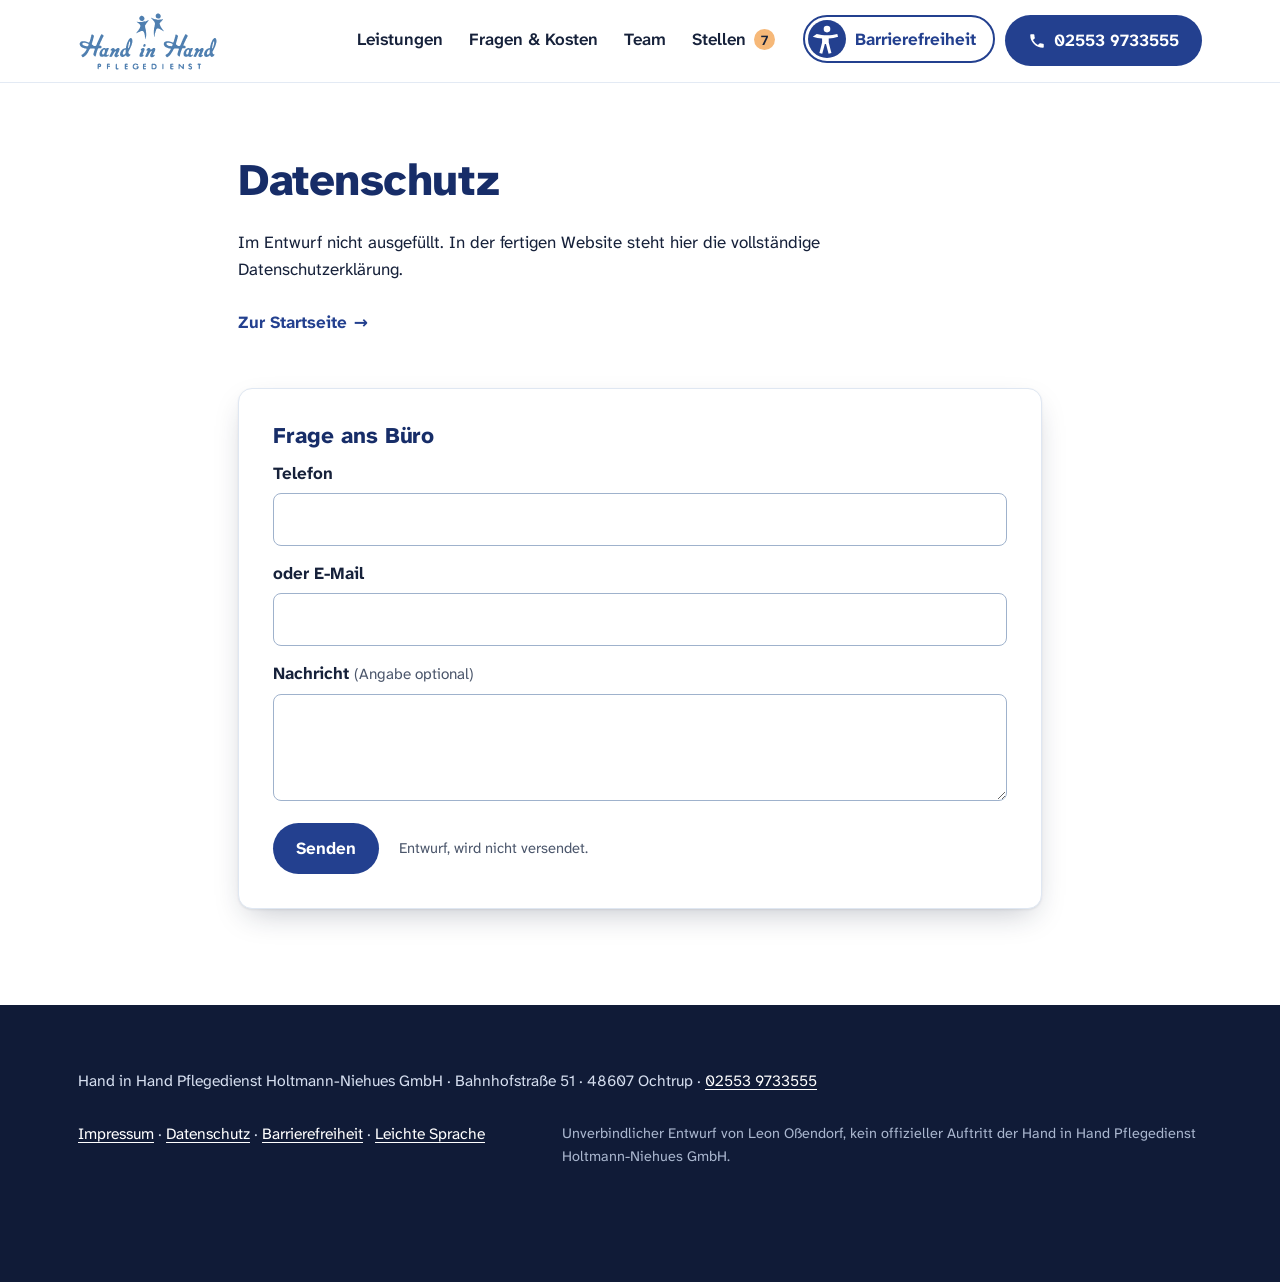
<file: datenschutz.html>
<!DOCTYPE html>
<html lang="de-DE">
<head>
<meta charset="utf-8">
<meta name="viewport" content="width=device-width, initial-scale=1">
<meta name="robots" content="noindex,nofollow">
<title>Datenschutz – Hand in Hand Pflegedienst (Entwurf)</title>
<link rel="icon" href="img/logo-kopf.svg" type="image/svg+xml">
<link rel="stylesheet" href="css/style.css">
<script>(function(){var c=document.documentElement.classList;try{var f=localStorage.getItem("hih-fs");if(f)c.add("fs-"+f);var b=localStorage.getItem("hih-bf");if(b)b.split(",").forEach(function(n){c.add("bf-"+n);});}catch(e){}})();</script>
</head>
<body>
<a class="skip" href="#inhalt">Zum Inhalt springen</a>
<header class="kopf">
  <div class="kopf__innen">
    <a class="kopf__logo" href="index.html" aria-label="Hand in Hand Pflegedienst, zur Startseite"><img src="img/logo-kopf.svg" alt="Hand in Hand Pflegedienst" width="170" height="70"></a>
    <nav class="kopf__nav" aria-label="Hauptmenü">
      <a href="index.html#leistungen">Leistungen</a>
      <a href="index.html#fragen">Fragen &amp; Kosten</a>
      <a href="index.html#team">Team</a>
      <a href="index.html#stellen" class="kopf__stellen">Stellen <span>7</span></a>
    </nav>
    <div class="kopf__aktion">
      <div class="bf">
        <button type="button" class="bf-knopf" id="bf-knopf" aria-expanded="false" aria-controls="bf-menue"><svg viewBox="0 0 48 48" aria-hidden="true" focusable="false"><circle cx="24" cy="24" r="24" fill="#23408f"/><circle cx="24" cy="11.5" r="4.2" fill="#fff"/><path d="M11 17.6c8.2 2.4 17.8 2.4 26 0l1 3.6c-3.9 1.2-7.9 1.9-11.8 2.1v5l3.4 13.4-3.6.9-3.3-12.4h-1.4l-3.3 12.4-3.6-.9 3.4-13.4v-5c-3.9-.2-7.9-.9-11.8-2.1z" fill="#fff"/></svg><span class="bf-wort">Barrierefreiheit</span></button>
        <div class="bf-menue" id="bf-menue" role="group" aria-labelledby="bf-titel" hidden>
          <div class="bf-kopfzeile"><p class="bf-titel" id="bf-titel">Barrierefreiheit</p><button type="button" class="bf-zu" id="bf-zu" aria-label="Menü schließen">×</button></div>
          <p class="bf-name" id="bf-schrift">Schriftgröße</p>
          <div class="bf-wahl" role="group" aria-labelledby="bf-schrift">
            <button type="button" data-fs="0" aria-pressed="true">Normal</button>
            <button type="button" data-fs="1" aria-pressed="false">Groß</button>
            <button type="button" data-fs="2" aria-pressed="false">Sehr groß</button>
          </div>
          <div class="bf-schalter">
            <button type="button" data-bf="kontrast" aria-pressed="false">Starker Kontrast</button>
            <button type="button" data-bf="zeilen" aria-pressed="false">Mehr Zeilenabstand</button>
            <button type="button" data-bf="links" aria-pressed="false">Links hervorheben</button>
            <button type="button" data-bf="ruhig" aria-pressed="false">Bewegungen aus</button>
            <button type="button" id="bf-vorlesen" aria-pressed="false" hidden>Seite vorlesen</button>
          </div>
          <p class="bf-hinweis" id="bf-vorlesen-hinweis">Vorlesen: Auf diesem Gerät ist keine deutsche Stimme eingerichtet.</p>
          <ul class="bf-verweise">
            <li><a href="leichte-sprache.html">Leichte Sprache</a></li>
            <li><a href="barrierefreiheit.html">Erklärung zur Barrierefreiheit</a></li>
          </ul>
          <button type="button" class="bf-zurueck" id="bf-zurueck">Alles zurücksetzen</button>
        </div>
      </div>
      <a class="knopf knopf--tel" href="tel:+4925539733555" aria-label="Anrufen: 02553 9733555"><svg aria-hidden="true" viewBox="0 0 24 24"><path d="M6.6 10.8a15.1 15.1 0 0 0 6.6 6.6l2.2-2.2c.3-.3.7-.4 1-.2 1.1.4 2.3.6 3.6.6.6 0 1 .4 1 1V20c0 .6-.4 1-1 1A17 17 0 0 1 3 4c0-.6.4-1 1-1h3.5c.6 0 1 .4 1 1 0 1.3.2 2.5.6 3.6.1.3 0 .7-.2 1l-2.3 2.2z"/></svg><span>02553 9733555</span></a>
    </div>
  </div>
</header>
<main id="inhalt" class="textseite">
<div class="innen innen--schmal">
<h1>Datenschutz</h1><p>Im Entwurf nicht ausgefüllt. In der fertigen Website steht hier die vollständige Datenschutzerklärung.</p><p><a class="link-pfeil" href="index.html">Zur Startseite</a></p><form class="formular" style="margin-top:44px" novalidate>
  <h2 style="margin-top:0;font-size:1.4rem">Frage ans Büro</h2>
  
  <div class="feld"><label for="f-tel">Telefon</label><input id="f-tel" name="telefon" type="tel" autocomplete="tel" inputmode="tel"></div>
  <div class="feld"><label for="f-mail">oder E-Mail</label><input id="f-mail" name="email" type="email" autocomplete="email"></div>
  <div class="feld"><label for="f-text">Nachricht <span class="opt">(Angabe optional)</span></label><textarea id="f-text" name="nachricht" rows="3"></textarea></div>
  <p class="fehler" role="alert" hidden>Bitte eine Telefonnummer oder E-Mail-Adresse angeben.</p>
  <div class="formular__ende"><button class="knopf" type="submit">Senden</button><p class="klein">Entwurf, wird nicht versendet.</p></div>
  <div class="danke" hidden tabindex="-1"><p class="danke__titel">Danke!</p><p>In der fertigen Seite ginge die Nachricht jetzt ans Büro. Dieser Entwurf verschickt nichts.</p></div>
</form>
</div>
</main>
<footer class="fuss">
  <div class="innen fuss__unten" style="margin-top:0;border-top:0;padding-top:0">
    <p>Hand in Hand Pflegedienst Holtmann-Niehues GmbH · Bahnhofstraße 51 · 48607 Ochtrup · <a href="tel:+4925539733555">02553 9733555</a></p>
    <p><a href="impressum.html">Impressum</a> · <a href="datenschutz.html">Datenschutz</a> · <a href="barrierefreiheit.html">Barrierefreiheit</a> · <a href="leichte-sprache.html">Leichte Sprache</a></p>
    <p class="entwurf">Unverbindlicher Entwurf von Leon Oßendorf, kein offizieller Auftritt der Hand in Hand Pflegedienst Holtmann-Niehues GmbH.</p>
  </div>
</footer>
<script src="js/bf.js" defer></script>
<script src="js/form.js" defer></script>
</body>
</html>
</file>
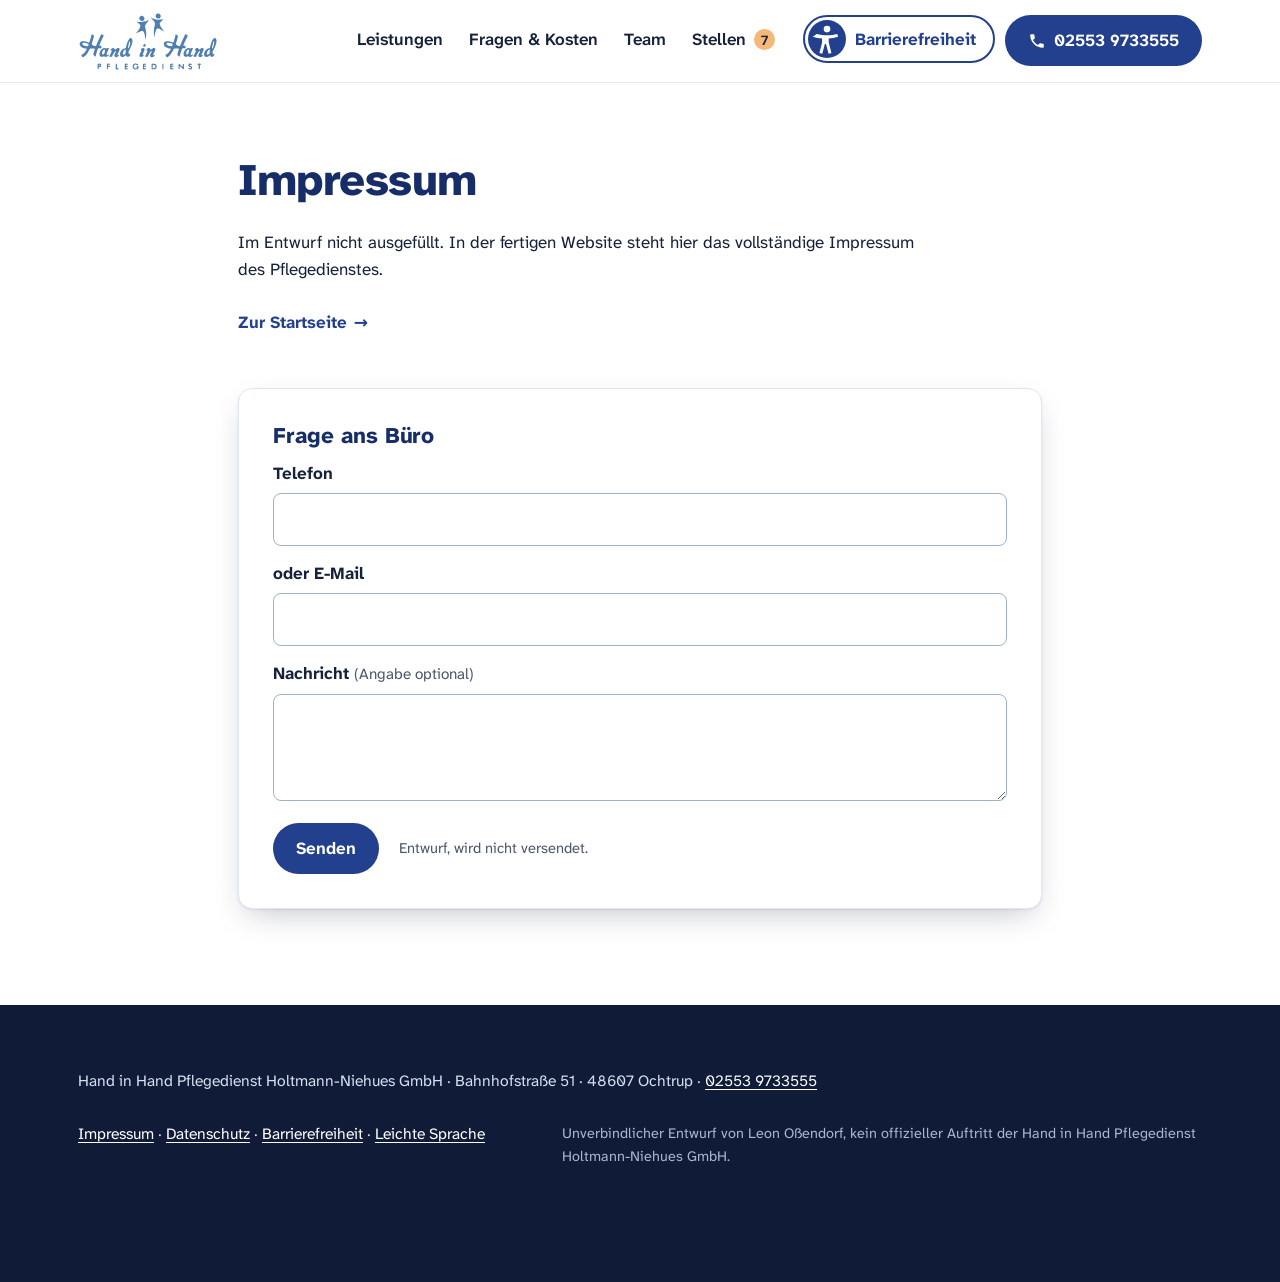
<file: impressum.html>
<!DOCTYPE html>
<html lang="de-DE">
<head>
<meta charset="utf-8">
<meta name="viewport" content="width=device-width, initial-scale=1">
<meta name="robots" content="noindex,nofollow">
<title>Impressum – Hand in Hand Pflegedienst (Entwurf)</title>
<link rel="icon" href="img/logo-kopf.svg" type="image/svg+xml">
<link rel="stylesheet" href="css/style.css">
<script>(function(){var c=document.documentElement.classList;try{var f=localStorage.getItem("hih-fs");if(f)c.add("fs-"+f);var b=localStorage.getItem("hih-bf");if(b)b.split(",").forEach(function(n){c.add("bf-"+n);});}catch(e){}})();</script>
</head>
<body>
<a class="skip" href="#inhalt">Zum Inhalt springen</a>
<header class="kopf">
  <div class="kopf__innen">
    <a class="kopf__logo" href="index.html" aria-label="Hand in Hand Pflegedienst, zur Startseite"><img src="img/logo-kopf.svg" alt="Hand in Hand Pflegedienst" width="170" height="70"></a>
    <nav class="kopf__nav" aria-label="Hauptmenü">
      <a href="index.html#leistungen">Leistungen</a>
      <a href="index.html#fragen">Fragen &amp; Kosten</a>
      <a href="index.html#team">Team</a>
      <a href="index.html#stellen" class="kopf__stellen">Stellen <span>7</span></a>
    </nav>
    <div class="kopf__aktion">
      <div class="bf">
        <button type="button" class="bf-knopf" id="bf-knopf" aria-expanded="false" aria-controls="bf-menue"><svg viewBox="0 0 48 48" aria-hidden="true" focusable="false"><circle cx="24" cy="24" r="24" fill="#23408f"/><circle cx="24" cy="11.5" r="4.2" fill="#fff"/><path d="M11 17.6c8.2 2.4 17.8 2.4 26 0l1 3.6c-3.9 1.2-7.9 1.9-11.8 2.1v5l3.4 13.4-3.6.9-3.3-12.4h-1.4l-3.3 12.4-3.6-.9 3.4-13.4v-5c-3.9-.2-7.9-.9-11.8-2.1z" fill="#fff"/></svg><span class="bf-wort">Barrierefreiheit</span></button>
        <div class="bf-menue" id="bf-menue" role="group" aria-labelledby="bf-titel" hidden>
          <div class="bf-kopfzeile"><p class="bf-titel" id="bf-titel">Barrierefreiheit</p><button type="button" class="bf-zu" id="bf-zu" aria-label="Menü schließen">×</button></div>
          <p class="bf-name" id="bf-schrift">Schriftgröße</p>
          <div class="bf-wahl" role="group" aria-labelledby="bf-schrift">
            <button type="button" data-fs="0" aria-pressed="true">Normal</button>
            <button type="button" data-fs="1" aria-pressed="false">Groß</button>
            <button type="button" data-fs="2" aria-pressed="false">Sehr groß</button>
          </div>
          <div class="bf-schalter">
            <button type="button" data-bf="kontrast" aria-pressed="false">Starker Kontrast</button>
            <button type="button" data-bf="zeilen" aria-pressed="false">Mehr Zeilenabstand</button>
            <button type="button" data-bf="links" aria-pressed="false">Links hervorheben</button>
            <button type="button" data-bf="ruhig" aria-pressed="false">Bewegungen aus</button>
            <button type="button" id="bf-vorlesen" aria-pressed="false" hidden>Seite vorlesen</button>
          </div>
          <p class="bf-hinweis" id="bf-vorlesen-hinweis">Vorlesen: Auf diesem Gerät ist keine deutsche Stimme eingerichtet.</p>
          <ul class="bf-verweise">
            <li><a href="leichte-sprache.html">Leichte Sprache</a></li>
            <li><a href="barrierefreiheit.html">Erklärung zur Barrierefreiheit</a></li>
          </ul>
          <button type="button" class="bf-zurueck" id="bf-zurueck">Alles zurücksetzen</button>
        </div>
      </div>
      <a class="knopf knopf--tel" href="tel:+4925539733555" aria-label="Anrufen: 02553 9733555"><svg aria-hidden="true" viewBox="0 0 24 24"><path d="M6.6 10.8a15.1 15.1 0 0 0 6.6 6.6l2.2-2.2c.3-.3.7-.4 1-.2 1.1.4 2.3.6 3.6.6.6 0 1 .4 1 1V20c0 .6-.4 1-1 1A17 17 0 0 1 3 4c0-.6.4-1 1-1h3.5c.6 0 1 .4 1 1 0 1.3.2 2.5.6 3.6.1.3 0 .7-.2 1l-2.3 2.2z"/></svg><span>02553 9733555</span></a>
    </div>
  </div>
</header>
<main id="inhalt" class="textseite">
<div class="innen innen--schmal">
<h1>Impressum</h1><p>Im Entwurf nicht ausgefüllt. In der fertigen Website steht hier das vollständige Impressum des Pflegedienstes.</p><p><a class="link-pfeil" href="index.html">Zur Startseite</a></p><form class="formular" style="margin-top:44px" novalidate>
  <h2 style="margin-top:0;font-size:1.4rem">Frage ans Büro</h2>
  
  <div class="feld"><label for="f-tel">Telefon</label><input id="f-tel" name="telefon" type="tel" autocomplete="tel" inputmode="tel"></div>
  <div class="feld"><label for="f-mail">oder E-Mail</label><input id="f-mail" name="email" type="email" autocomplete="email"></div>
  <div class="feld"><label for="f-text">Nachricht <span class="opt">(Angabe optional)</span></label><textarea id="f-text" name="nachricht" rows="3"></textarea></div>
  <p class="fehler" role="alert" hidden>Bitte eine Telefonnummer oder E-Mail-Adresse angeben.</p>
  <div class="formular__ende"><button class="knopf" type="submit">Senden</button><p class="klein">Entwurf, wird nicht versendet.</p></div>
  <div class="danke" hidden tabindex="-1"><p class="danke__titel">Danke!</p><p>In der fertigen Seite ginge die Nachricht jetzt ans Büro. Dieser Entwurf verschickt nichts.</p></div>
</form>
</div>
</main>
<footer class="fuss">
  <div class="innen fuss__unten" style="margin-top:0;border-top:0;padding-top:0">
    <p>Hand in Hand Pflegedienst Holtmann-Niehues GmbH · Bahnhofstraße 51 · 48607 Ochtrup · <a href="tel:+4925539733555">02553 9733555</a></p>
    <p><a href="impressum.html">Impressum</a> · <a href="datenschutz.html">Datenschutz</a> · <a href="barrierefreiheit.html">Barrierefreiheit</a> · <a href="leichte-sprache.html">Leichte Sprache</a></p>
    <p class="entwurf">Unverbindlicher Entwurf von Leon Oßendorf, kein offizieller Auftritt der Hand in Hand Pflegedienst Holtmann-Niehues GmbH.</p>
  </div>
</footer>
<script src="js/bf.js" defer></script>
<script src="js/form.js" defer></script>
</body>
</html>
</file>
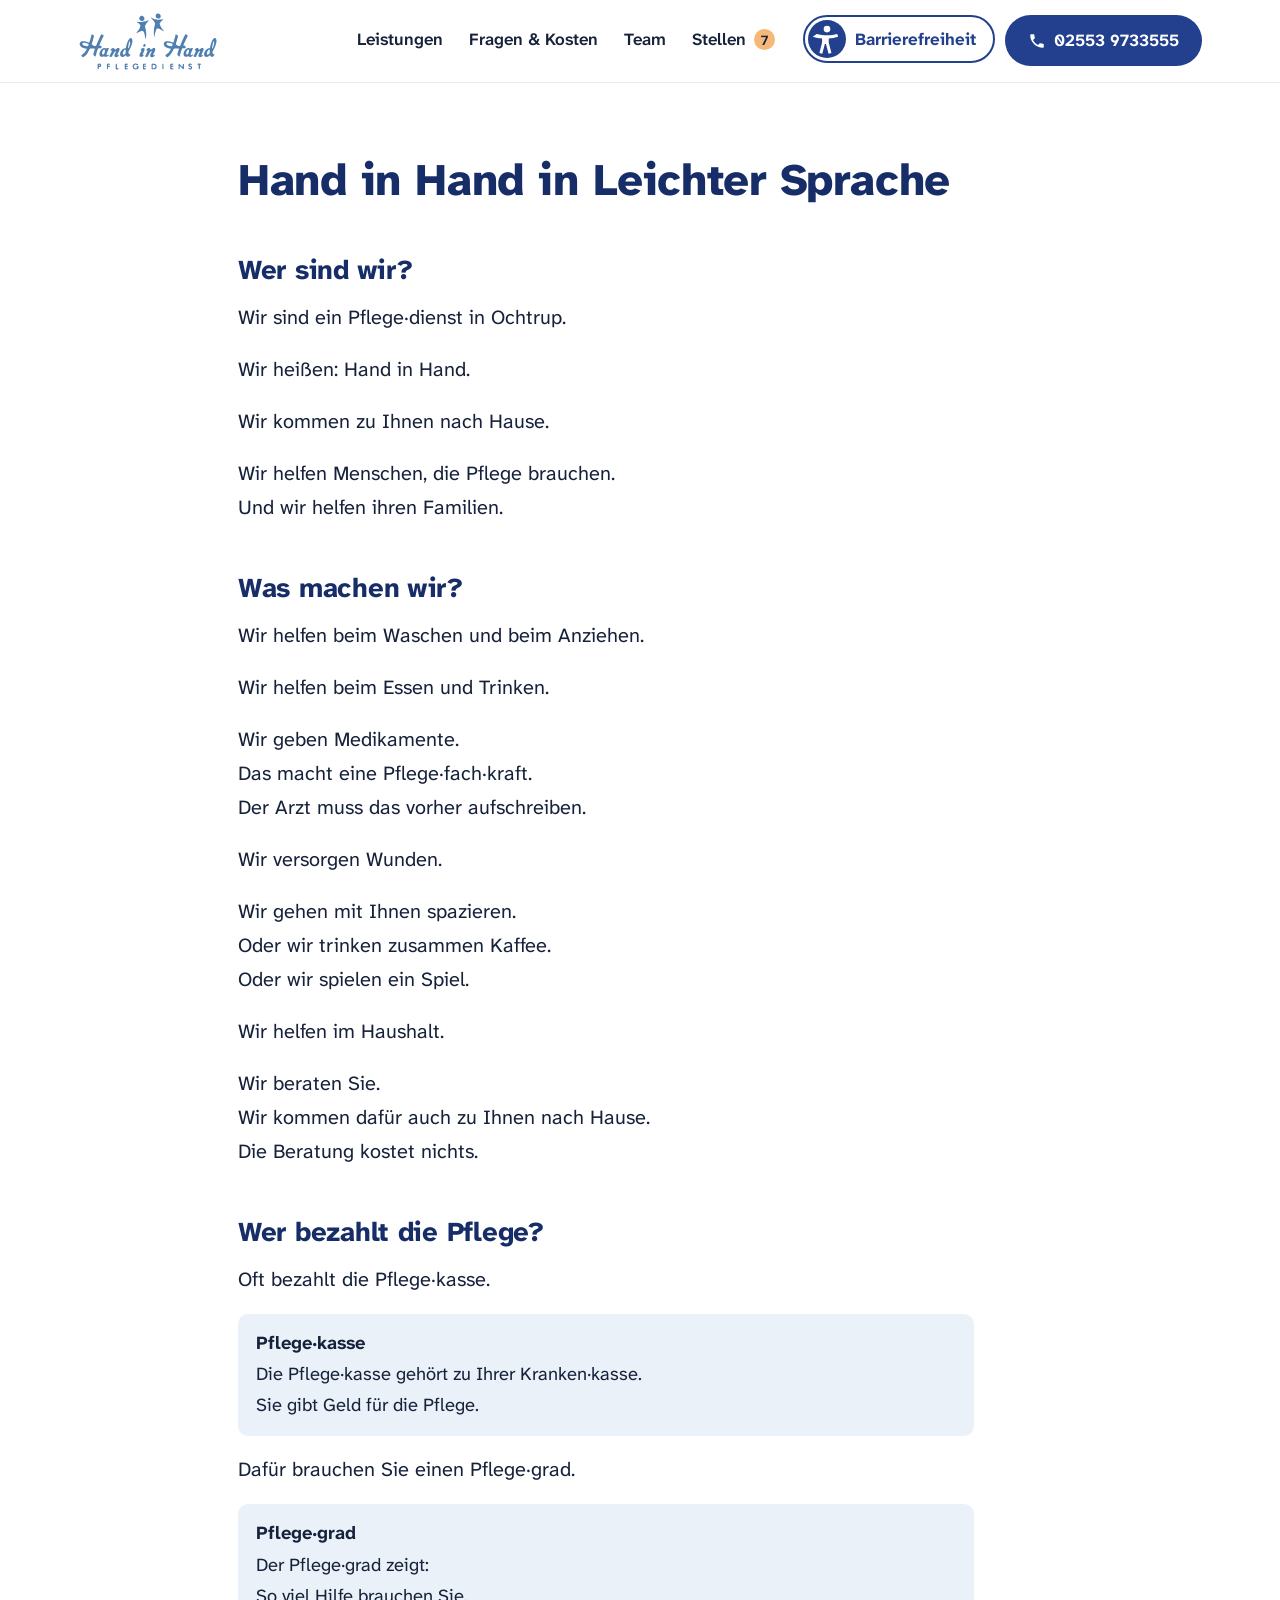
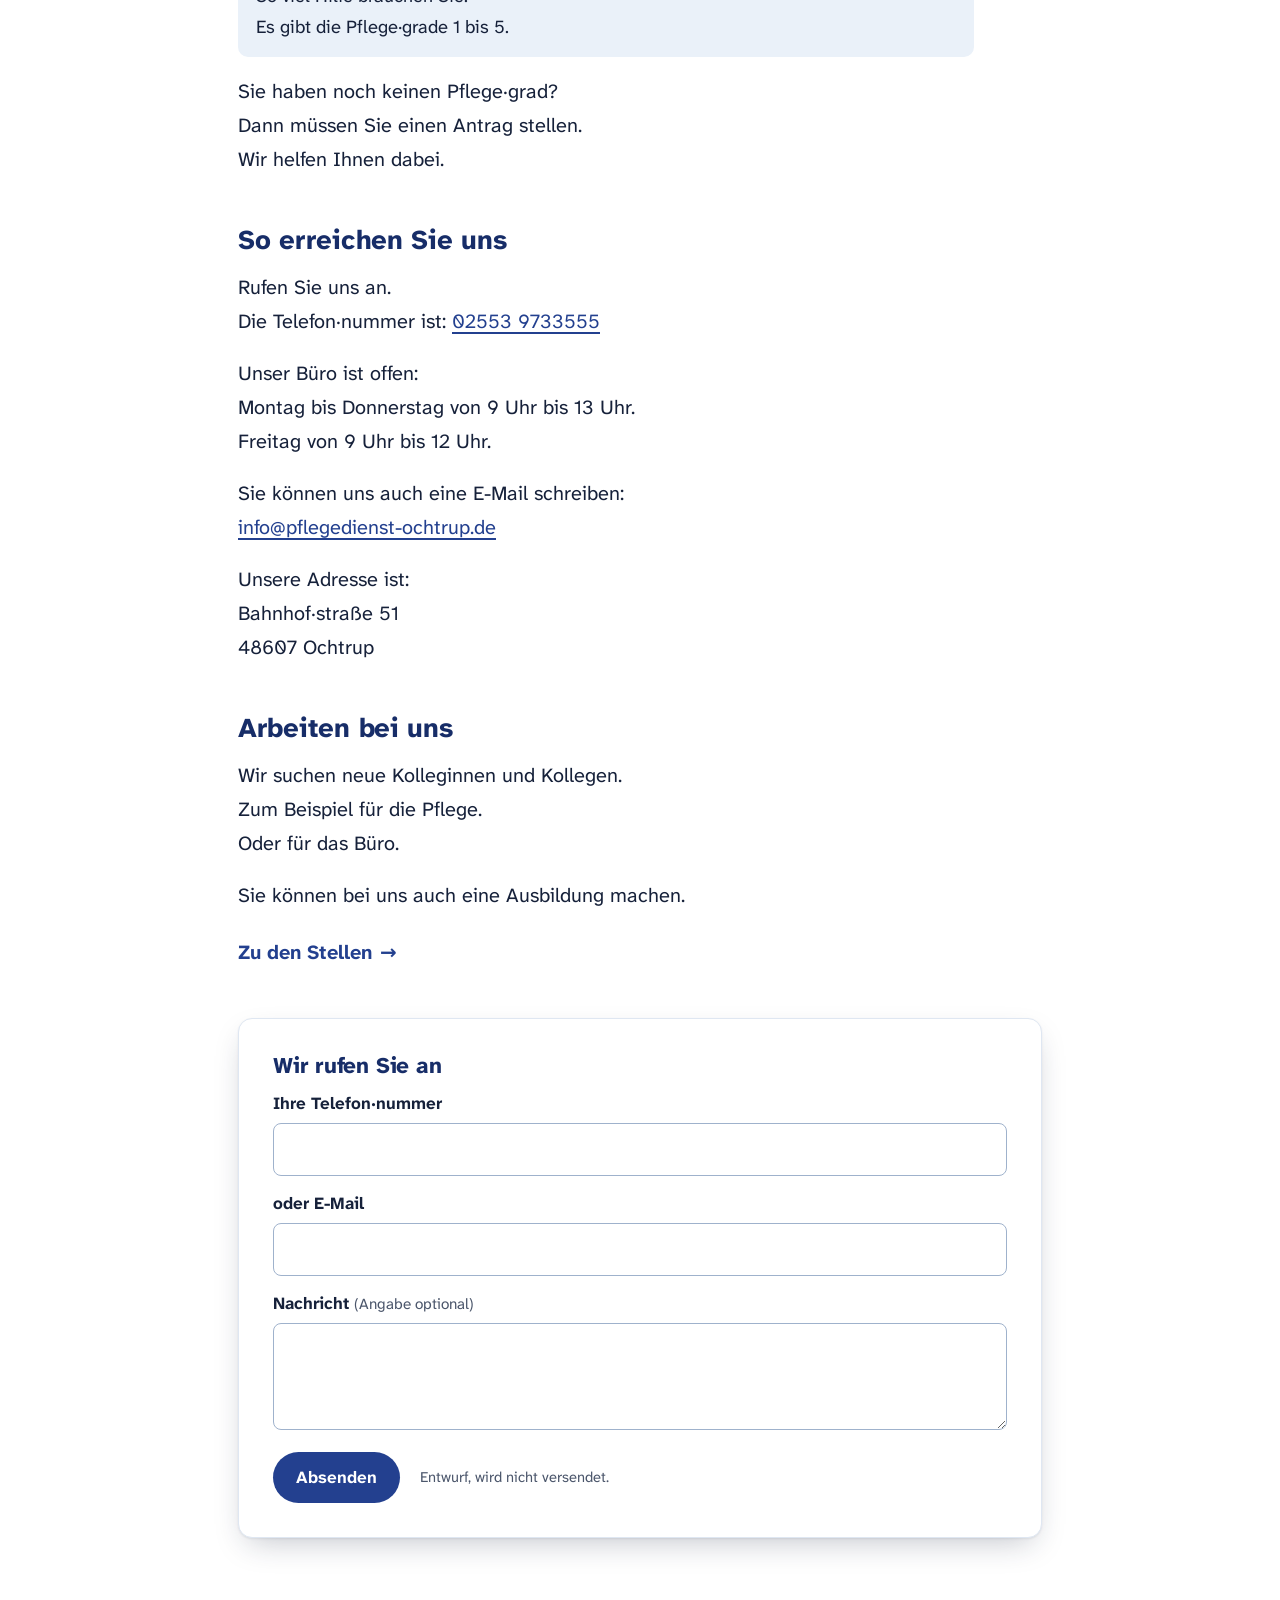
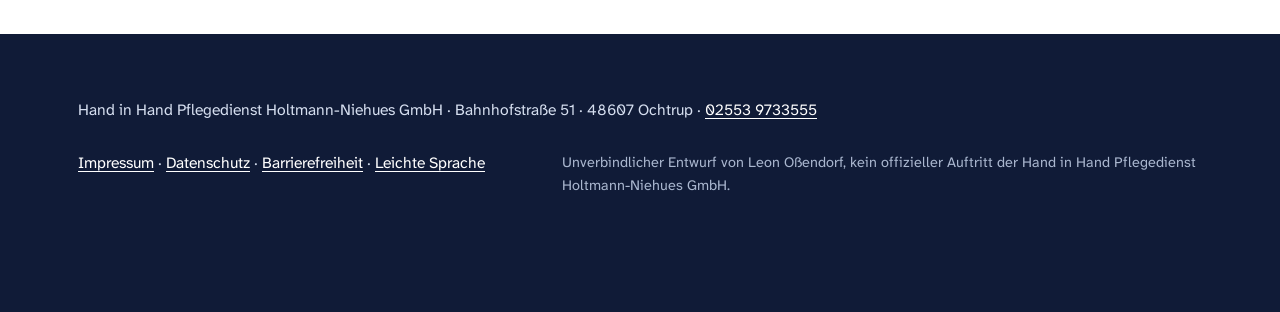
<file: leichte-sprache.html>
<!DOCTYPE html>
<html lang="de-DE">
<head>
<meta charset="utf-8">
<meta name="viewport" content="width=device-width, initial-scale=1">
<meta name="robots" content="noindex,nofollow">
<title>Leichte Sprache – Hand in Hand Pflegedienst (Entwurf)</title>
<link rel="icon" href="img/logo-kopf.svg" type="image/svg+xml">
<link rel="stylesheet" href="css/style.css">
<script>(function(){var c=document.documentElement.classList;try{var f=localStorage.getItem("hih-fs");if(f)c.add("fs-"+f);var b=localStorage.getItem("hih-bf");if(b)b.split(",").forEach(function(n){c.add("bf-"+n);});}catch(e){}})();</script>
</head>
<body>
<a class="skip" href="#inhalt">Zum Inhalt springen</a>
<header class="kopf">
  <div class="kopf__innen">
    <a class="kopf__logo" href="index.html" aria-label="Hand in Hand Pflegedienst, zur Startseite"><img src="img/logo-kopf.svg" alt="Hand in Hand Pflegedienst" width="170" height="70"></a>
    <nav class="kopf__nav" aria-label="Hauptmenü">
      <a href="index.html#leistungen">Leistungen</a>
      <a href="index.html#fragen">Fragen &amp; Kosten</a>
      <a href="index.html#team">Team</a>
      <a href="index.html#stellen" class="kopf__stellen">Stellen <span>7</span></a>
    </nav>
    <div class="kopf__aktion">
      <div class="bf">
        <button type="button" class="bf-knopf" id="bf-knopf" aria-expanded="false" aria-controls="bf-menue"><svg viewBox="0 0 48 48" aria-hidden="true" focusable="false"><circle cx="24" cy="24" r="24" fill="#23408f"/><circle cx="24" cy="11.5" r="4.2" fill="#fff"/><path d="M11 17.6c8.2 2.4 17.8 2.4 26 0l1 3.6c-3.9 1.2-7.9 1.9-11.8 2.1v5l3.4 13.4-3.6.9-3.3-12.4h-1.4l-3.3 12.4-3.6-.9 3.4-13.4v-5c-3.9-.2-7.9-.9-11.8-2.1z" fill="#fff"/></svg><span class="bf-wort">Barrierefreiheit</span></button>
        <div class="bf-menue" id="bf-menue" role="group" aria-labelledby="bf-titel" hidden>
          <div class="bf-kopfzeile"><p class="bf-titel" id="bf-titel">Barrierefreiheit</p><button type="button" class="bf-zu" id="bf-zu" aria-label="Menü schließen">×</button></div>
          <p class="bf-name" id="bf-schrift">Schriftgröße</p>
          <div class="bf-wahl" role="group" aria-labelledby="bf-schrift">
            <button type="button" data-fs="0" aria-pressed="true">Normal</button>
            <button type="button" data-fs="1" aria-pressed="false">Groß</button>
            <button type="button" data-fs="2" aria-pressed="false">Sehr groß</button>
          </div>
          <div class="bf-schalter">
            <button type="button" data-bf="kontrast" aria-pressed="false">Starker Kontrast</button>
            <button type="button" data-bf="zeilen" aria-pressed="false">Mehr Zeilenabstand</button>
            <button type="button" data-bf="links" aria-pressed="false">Links hervorheben</button>
            <button type="button" data-bf="ruhig" aria-pressed="false">Bewegungen aus</button>
            <button type="button" id="bf-vorlesen" aria-pressed="false" hidden>Seite vorlesen</button>
          </div>
          <p class="bf-hinweis" id="bf-vorlesen-hinweis">Vorlesen: Auf diesem Gerät ist keine deutsche Stimme eingerichtet.</p>
          <ul class="bf-verweise">
            <li><a href="leichte-sprache.html">Leichte Sprache</a></li>
            <li><a href="barrierefreiheit.html">Erklärung zur Barrierefreiheit</a></li>
          </ul>
          <button type="button" class="bf-zurueck" id="bf-zurueck">Alles zurücksetzen</button>
        </div>
      </div>
      <a class="knopf knopf--tel" href="tel:+4925539733555" aria-label="Anrufen: 02553 9733555"><svg aria-hidden="true" viewBox="0 0 24 24"><path d="M6.6 10.8a15.1 15.1 0 0 0 6.6 6.6l2.2-2.2c.3-.3.7-.4 1-.2 1.1.4 2.3.6 3.6.6.6 0 1 .4 1 1V20c0 .6-.4 1-1 1A17 17 0 0 1 3 4c0-.6.4-1 1-1h3.5c.6 0 1 .4 1 1 0 1.3.2 2.5.6 3.6.1.3 0 .7-.2 1l-2.3 2.2z"/></svg><span>02553 9733555</span></a>
    </div>
  </div>
</header>
<main id="inhalt" class="textseite">
<div class="innen innen--schmal">
<div class="ls">
<h1>Hand in Hand in Leichter Sprache</h1>

<h2>Wer sind wir?</h2>
<p>Wir sind ein Pflege·dienst in Ochtrup.</p>
<p>Wir heißen: Hand in Hand.</p>
<p>Wir kommen zu Ihnen nach Hause.</p>
<p>Wir helfen Menschen, die Pflege brauchen.<br>Und wir helfen ihren Familien.</p>

<h2>Was machen wir?</h2>
<p>Wir helfen beim Waschen und beim Anziehen.</p>
<p>Wir helfen beim Essen und Trinken.</p>
<p>Wir geben Medikamente.<br>Das macht eine Pflege·fach·kraft.<br>Der Arzt muss das vorher aufschreiben.</p>
<p>Wir versorgen Wunden.</p>
<p>Wir gehen mit Ihnen spazieren.<br>Oder wir trinken zusammen Kaffee.<br>Oder wir spielen ein Spiel.</p>
<p>Wir helfen im Haushalt.</p>
<p>Wir beraten Sie.<br>Wir kommen dafür auch zu Ihnen nach Hause.<br>Die Beratung kostet nichts.</p>

<h2>Wer bezahlt die Pflege?</h2>
<p>Oft bezahlt die Pflege·kasse.</p>
<p class="wort"><strong>Pflege·kasse</strong><br>Die Pflege·kasse gehört zu Ihrer Kranken·kasse.<br>Sie gibt Geld für die Pflege.</p>
<p>Dafür brauchen Sie einen Pflege·grad.</p>
<p class="wort"><strong>Pflege·grad</strong><br>Der Pflege·grad zeigt:<br>So viel Hilfe brauchen Sie.<br>Es gibt die Pflege·grade 1 bis 5.</p>
<p>Sie haben noch keinen Pflege·grad?<br>Dann müssen Sie einen Antrag stellen.<br>Wir helfen Ihnen dabei.</p>

<h2>So erreichen Sie uns</h2>
<p>Rufen Sie uns an.<br>Die Telefon·nummer ist: <a href="tel:+4925539733555">02553 9733555</a></p>
<p>Unser Büro ist offen:<br>Montag bis Donnerstag von 9 Uhr bis 13 Uhr.<br>Freitag von 9 Uhr bis 12 Uhr.</p>
<p>Sie können uns auch eine E-Mail schreiben:<br><a href="mailto:info@pflegedienst-ochtrup.de">info@pflegedienst-ochtrup.de</a></p>
<p>Unsere Adresse ist:<br>Bahnhof·straße 51<br>48607 Ochtrup</p>

<h2>Arbeiten bei uns</h2>
<p>Wir suchen neue Kolleginnen und Kollegen.<br>Zum Beispiel für die Pflege.<br>Oder für das Büro.</p>
<p>Sie können bei uns auch eine Ausbildung machen.</p>
<p><a class="link-pfeil" href="index.html#stellen">Zu den Stellen</a></p>
</div><form class="formular" style="margin-top:44px" novalidate>
  <h2 style="margin-top:0;font-size:1.4rem">Wir rufen Sie an</h2>
  
  <div class="feld"><label for="f-tel">Ihre Telefon·nummer</label><input id="f-tel" name="telefon" type="tel" autocomplete="tel" inputmode="tel"></div>
  <div class="feld"><label for="f-mail">oder E-Mail</label><input id="f-mail" name="email" type="email" autocomplete="email"></div>
  <div class="feld"><label for="f-text">Nachricht <span class="opt">(Angabe optional)</span></label><textarea id="f-text" name="nachricht" rows="3"></textarea></div>
  <p class="fehler" role="alert" hidden>Bitte eine Telefonnummer oder E-Mail-Adresse angeben.</p>
  <div class="formular__ende"><button class="knopf" type="submit">Absenden</button><p class="klein">Entwurf, wird nicht versendet.</p></div>
  <div class="danke" hidden tabindex="-1"><p class="danke__titel">Danke!</p><p>Wir rufen Sie an. Im Entwurf wird nichts verschickt.</p></div>
</form>
</div>
</main>
<footer class="fuss">
  <div class="innen fuss__unten" style="margin-top:0;border-top:0;padding-top:0">
    <p>Hand in Hand Pflegedienst Holtmann-Niehues GmbH · Bahnhofstraße 51 · 48607 Ochtrup · <a href="tel:+4925539733555">02553 9733555</a></p>
    <p><a href="impressum.html">Impressum</a> · <a href="datenschutz.html">Datenschutz</a> · <a href="barrierefreiheit.html">Barrierefreiheit</a> · <a href="leichte-sprache.html">Leichte Sprache</a></p>
    <p class="entwurf">Unverbindlicher Entwurf von Leon Oßendorf, kein offizieller Auftritt der Hand in Hand Pflegedienst Holtmann-Niehues GmbH.</p>
  </div>
</footer>
<script src="js/bf.js" defer></script>
<script src="js/form.js" defer></script>
</body>
</html>
</file>
<file: css/style.css>
@font-face{font-family:"Atkinson";src:url(../fonts/atkinson-hyperlegible-next-latin-wght-normal.woff2) format("woff2");font-weight:200 800;font-style:normal;font-display:swap}
@font-face{font-family:"Atkinson";src:url(../fonts/atkinson-hyperlegible-next-latin-wght-italic.woff2) format("woff2");font-weight:200 800;font-style:italic;font-display:swap}

:root{
  --mappe:#23408f;      /* Blau der Pflegemappe */
  --mappe-dk:#172d68;
  --logo:#4f7fb0;       /* Blau aus dem Logo */
  --himmel:#eaf1f9;
  --himmel-2:#d7e3f2;
  --blatt:#fff;
  --ink:#16213a;
  --grau:#4b566b;
  --linie:#c9d6e8;
  --apricot:#f6b878;
  --gruen:#24784a;
  --rot:#b3261e;
  --radius:10px;
  --schatten:0 1px 2px rgba(22,33,58,.08),0 12px 32px -10px rgba(22,33,58,.28);
  --innen:1180px;
}
*,*::before,*::after{box-sizing:border-box}
html{font-size:100%;scroll-behavior:smooth;scroll-padding-top:96px}
html.fs-1{font-size:118%}
html.fs-2{font-size:136%}
body{margin:0;font-family:"Atkinson",system-ui,sans-serif;font-size:1.0625rem;line-height:1.6;color:var(--ink);background:#fff;-webkit-text-size-adjust:100%}
img{max-width:100%;height:auto;display:block}
a{color:var(--mappe);text-underline-offset:.18em}
a:hover{color:var(--mappe-dk)}
:focus-visible{outline:3px solid #e07b00;outline-offset:3px;border-radius:4px}
h1,h2,h3{line-height:1.15;margin:0 0 .5em;letter-spacing:-.01em;overflow-wrap:break-word}
html.fs-1 h1,html.fs-1 h2,html.fs-1 h3,html.fs-2 h1,html.fs-2 h2,html.fs-2 h3{hyphens:auto;-webkit-hyphens:auto}
h2{font-size:clamp(1.7rem,1.2rem + 1.8vw,2.45rem);font-weight:760;color:var(--mappe-dk)}
h3{font-size:1.35rem;font-weight:720}
p{margin:0 0 1em}
.sr{position:absolute;width:1px;height:1px;overflow:hidden;clip:rect(0 0 0 0);white-space:nowrap}
.skip{position:absolute;left:12px;top:0;transform:translateY(-150%);background:var(--mappe);color:#fff;padding:.6em 1em;border-radius:6px;z-index:100}
.skip:focus{transform:translateY(12px)}
.innen{max-width:var(--innen);margin:0 auto;padding:0 28px}
.innen--schmal{max-width:860px}
.klein{font-size:.92rem;color:var(--grau)}
.opt{font-weight:400;color:var(--grau);font-size:.9em}

/* ---------- Knöpfe ---------- */
.knopf{display:inline-flex;align-items:center;gap:.5em;min-height:48px;padding:.7em 1.35em;border-radius:999px;background:var(--mappe);color:#fff;font:inherit;font-weight:700;text-decoration:none;border:0;cursor:pointer;transition:background .2s,transform .2s}
.knopf:hover{background:var(--mappe-dk);color:#fff;transform:translateY(-1px)}
.knopf--gross{min-height:54px;padding:.8em 1.7em;font-size:1.08rem}
.knopf--hell{background:var(--apricot);color:var(--ink)}
.knopf--hell:hover{background:#f0a557;color:var(--ink)}
.knopf--tel svg{width:18px;height:18px;fill:currentColor}
.link-pfeil{font-weight:700;text-decoration:none;display:inline-flex;align-items:center;gap:.4em;min-height:44px}
.link-pfeil::after{content:"→";transition:transform .2s}
.link-pfeil:hover::after{transform:translateX(4px)}
.link-pfeil:hover{text-decoration:underline}

/* ---------- Kopf ---------- */
.kopf{position:sticky;top:0;z-index:50;background:rgba(255,255,255,.96);backdrop-filter:blur(8px);border-bottom:1px solid #e3eaf4}
.kopf__innen{max-width:var(--innen);margin:0 auto;padding:10px 28px;display:flex;align-items:center;gap:28px}
.kopf__logo img{width:150px;height:auto}
.kopf__nav{display:flex;gap:26px;margin-left:auto}
.kopf__nav a{color:var(--ink);text-decoration:none;font-weight:600;padding:.4em 0;border-bottom:2px solid transparent}
.kopf__nav a:hover{border-color:var(--logo);color:var(--mappe)}
.kopf__stellen span{display:inline-grid;place-items:center;min-width:1.5em;height:1.5em;border-radius:999px;background:var(--apricot);font-size:.82em;margin-left:.2em}
.kopf__aktion{display:flex;align-items:center;gap:10px}

/* ---------- Hero: Blatt aus der Mappe ---------- */
.hero{position:relative;background:var(--himmel);min-height:min(80vh,720px);display:flex;align-items:flex-start;overflow:hidden}
.hero__bild{position:absolute;inset:0 0 0 auto;width:64%;margin:0}
.hero__bild img{width:100%;height:100%;object-fit:cover;object-position:62% 45%}
.hero__bild::after{content:"";position:absolute;inset:0;background:linear-gradient(90deg,var(--himmel) 0,rgba(234,241,249,0) 18%)}
.blatt{position:relative;z-index:2;margin:96px 0 64px max(28px,calc((100vw - var(--innen))/2 + 28px));width:min(560px,52vw);min-height:440px;background:var(--blatt);border-radius:4px 4px 6px 6px;box-shadow:var(--schatten);padding:44px 44px 36px 64px;animation:heraus .7s cubic-bezier(.2,.7,.2,1) both}
/* Lochung wie im Ordner */
.blatt::before,.blatt::after{content:"";position:absolute;left:22px;width:14px;height:14px;border-radius:50%;background:var(--himmel);box-shadow:inset 0 1px 2px rgba(22,33,58,.25)}
.blatt::before{top:30%}
.blatt::after{top:66%}
@keyframes heraus{from{opacity:0;transform:translateY(26px)}to{opacity:1;transform:none}}
.register{position:absolute;left:44px;bottom:100%;display:flex;gap:6px}
.register [role=tab]{font:inherit;font-size:.95rem;font-weight:700;color:var(--mappe-dk);background:var(--himmel-2);border:0;border-radius:10px 10px 0 0;padding:.65em 1.05em .55em;min-height:44px;cursor:pointer;box-shadow:0 -1px 0 rgba(22,33,58,.06) inset;transition:background .2s,transform .2s;transform:translateY(4px)}
.register [role=tab]:hover{background:#c6d7ee;transform:translateY(1px)}
.register [role=tab][aria-selected=true]{background:var(--blatt);transform:none;box-shadow:0 -6px 14px -8px rgba(22,33,58,.35)}
.register .kurz{display:none}
.register .zahl{display:inline-grid;place-items:center;min-width:1.55em;height:1.55em;border-radius:999px;background:var(--apricot);color:var(--ink);font-size:.85em;margin-left:.25em}
.blatt__seite{animation:blaettern .35s ease both}
@keyframes blaettern{from{opacity:0;transform:translateX(8px)}to{opacity:1;transform:none}}
.blatt h1{font-size:clamp(2.2rem,1.5rem + 2.6vw,3.4rem);font-weight:800;color:var(--mappe-dk);letter-spacing:-.02em;margin-bottom:.35em}
.blatt__titel{font-size:clamp(1.6rem,1.2rem + 1.3vw,2.1rem)}
.blatt__text{font-size:1.15rem;color:#2d3a55;max-width:32em}
.blatt__knoepfe{display:flex;flex-wrap:wrap;align-items:center;gap:14px 24px;margin:1.4em 0 1.1em}
.status{display:flex;align-items:center;gap:.6em;font-size:.95rem;color:var(--grau);margin:0;padding-top:1em;border-top:1px dashed var(--linie)}
.status__punkt{width:10px;height:10px;border-radius:50%;background:#9aa7bb;flex:none}
.status.offen .status__punkt{background:var(--gruen);box-shadow:0 0 0 4px rgba(36,120,74,.15)}
.status--gross{font-size:1.05rem;border-top:0;padding-top:0;margin-bottom:1em;color:var(--ink);font-weight:600}
.haken{list-style:none;padding:0;margin:0 0 .4em}
.haken li{padding:.38em 0 .38em 1.9em;position:relative;border-bottom:1px solid #edf1f7}
.haken li::before{content:"";position:absolute;left:.15em;top:.78em;width:.95em;height:.5em;border-left:3px solid var(--logo);border-bottom:3px solid var(--logo);transform:rotate(-45deg)}
.zeiten{margin:0 0 .5em}
.zeiten div{display:flex;justify-content:space-between;gap:1em;padding:.45em 0;border-bottom:1px solid #edf1f7}
.zeiten dt{color:var(--grau)}.zeiten dd{margin:0;font-weight:700}

/* ---------- Abschnitte ---------- */
.abschnitt{padding:96px 0}
.abschnitt--himmel{background:var(--himmel)}
.abschnitt__kopf{max-width:660px;margin-bottom:40px}
.abschnitt__kopf p{font-size:1.12rem;color:#2d3a55}

/* Leistungen: Register an der Seite */
.mappe{display:grid;grid-template-columns:1fr 250px;align-items:start}
.mappe__reiter{grid-column:2;grid-row:1;display:flex;flex-direction:column;gap:6px;padding-top:28px}
.mappe__reiter [role=tab]{font:inherit;font-weight:700;text-align:left;color:var(--mappe-dk);background:var(--himmel-2);border:0;border-radius:0 12px 12px 0;padding:.9em 1.2em;min-height:52px;cursor:pointer;transform:translateX(-6px);transition:transform .2s,background .2s}
.mappe__reiter [role=tab]:hover{transform:translateX(-2px);background:#c6d7ee}
.mappe__reiter [role=tab][aria-selected=true]{background:var(--mappe);color:#fff;transform:none}
.mappe__blatt{grid-column:1;grid-row:1;display:grid;grid-template-columns:1.1fr .9fr;gap:40px;align-items:start;background:#fff;border:1px solid #dfe7f2;border-radius:6px;box-shadow:var(--schatten);padding:44px 44px 44px 70px;position:relative;min-height:420px;animation:blaettern .35s ease both}
.mappe__blatt::before,.mappe__blatt::after{content:"";position:absolute;left:26px;width:14px;height:14px;border-radius:50%;background:#f3f6fb;box-shadow:inset 0 1px 2px rgba(22,33,58,.25)}
.mappe__blatt::before{top:25%}.mappe__blatt::after{top:68%}
.mappe__blatt[hidden]{display:none}
.mappe__fig{margin:0}.mappe__fig figcaption{font-size:.8rem;color:var(--grau);margin-top:6px}
.mappe__foto{border-radius:6px;width:100%;aspect-ratio:4/3;object-fit:cover}
.liste{padding-left:1.1em;margin:0 0 1.2em}
.liste li{margin:.25em 0}
.liste li::marker{color:var(--logo)}
.liste--zwei{display:grid;grid-template-columns:1fr 1fr;gap:0 28px}
.hervor{background:var(--himmel);border-left:4px solid var(--logo);padding:.8em 1em;border-radius:0 6px 6px 0}
.mappe__notiz{align-self:center;text-align:center;padding:30px 10px}
.notiz{width:min(300px,100%);margin:0 auto 10px;transform:rotate(-4deg)}
.notiz-unter{color:var(--grau);font-size:.95rem}

/* Woche und Fragen */
.raster-fragen{display:grid;grid-template-columns:.9fr 1.1fr;gap:56px;align-items:start}
.woche{margin:28px 0 0;background:#fff;border-radius:var(--radius);padding:22px 22px 16px;box-shadow:var(--schatten)}
.woche__zeile{display:grid;grid-template-columns:62px repeat(7,1fr);gap:5px;align-items:center;margin-bottom:8px}
.woche__name{font-weight:700;font-size:.9rem;color:var(--grau)}
.woche__tag{display:grid;place-items:end center;height:58px;border-radius:5px;font-size:.78rem;font-weight:700;padding-bottom:4px;background:#eef2f8;color:var(--grau);position:relative;overflow:hidden}
.woche__tag.voll{background:var(--mappe);color:#fff}
.woche__tag.halb::before,.woche__tag.drittel::before{content:"";position:absolute;left:0;right:0;top:0;background:var(--logo)}
.woche__tag.halb::before{height:17%;top:37%}
.woche__tag.drittel::before{height:12.5%;top:37%}
.woche figcaption{font-size:.9rem;color:var(--grau);margin-top:6px;border-top:1px dashed var(--linie);padding-top:10px}
.woche figcaption::before{content:"";display:inline-block;width:.7em;height:.7em;border-radius:50%;background:var(--gruen);margin-right:.5em}
.fragen details{background:#fff;border-radius:var(--radius);margin-bottom:10px;box-shadow:0 1px 2px rgba(22,33,58,.06)}
.fragen summary{list-style:none;cursor:pointer;font-weight:700;font-size:1.08rem;padding:18px 54px 18px 22px;position:relative;min-height:56px}
.fragen summary::-webkit-details-marker{display:none}
.fragen summary::after{content:"+";position:absolute;right:20px;top:50%;transform:translateY(-50%);width:28px;height:28px;border-radius:50%;background:var(--himmel);display:grid;place-items:center;color:var(--mappe);font-size:1.3rem;line-height:1;transition:transform .25s}
.fragen details[open] summary::after{content:"–";transform:translateY(-50%) rotate(180deg)}
.fragen details>div{padding:0 22px 18px}
.quelle{font-size:.85rem;color:var(--grau);margin:0}
.tabelle{border-collapse:collapse;margin:0 0 1em;min-width:260px}
.tabelle th,.tabelle td{text-align:left;padding:.45em 1.2em .45em 0;border-bottom:1px solid #e3eaf4}
.tabelle td:last-child{font-weight:700;text-align:right}
.tabelle th:last-child{text-align:right}

/* Formulare */
.formular{background:#fff;border:1px solid #dfe7f2;border-radius:14px;padding:34px;box-shadow:var(--schatten)}
.wahl{border:0;padding:0;margin:0 0 22px;display:flex;flex-wrap:wrap;gap:8px}
.wahl legend{font-weight:700;margin-bottom:10px;padding:0;width:100%}
.wahl label{position:relative}
.wahl input{position:absolute;opacity:0;inset:0;width:100%;height:100%;margin:0;cursor:pointer}
.wahl label span{display:inline-flex;align-items:center;min-height:46px;padding:.5em 1.05em;border:1.5px solid var(--linie);border-radius:999px;background:#fff;font-weight:600;transition:background .15s,border-color .15s,color .15s}
.wahl label input:hover+span{border-color:var(--logo)}
.wahl input:checked+span{background:var(--mappe);border-color:var(--mappe);color:#fff}
.wahl input:focus-visible+span{outline:3px solid #e07b00;outline-offset:2px}
.wahl--klein label span{min-height:44px;padding:.45em .95em}
.felder{display:grid;grid-template-columns:1fr 1fr;gap:16px 20px;margin-top:6px}
.feld{display:flex;flex-direction:column;gap:6px;margin-bottom:14px}
.felder .feld{margin:0}
.feld--breit{grid-column:1/-1}
.feld label{font-weight:700}
.feld input,.feld select,.feld textarea{font:inherit;color:var(--ink);background:#fff;border:1.5px solid #9fb2cc;border-radius:8px;padding:.7em .8em;min-height:48px;width:100%}
.feld input:focus,.feld select:focus,.feld textarea:focus{border-color:var(--mappe);outline:3px solid rgba(35,64,143,.25);outline-offset:0}
.feld input[type=file]{padding:.55em;background:#f7f9fc}
.hinweis{font-size:.9rem;color:var(--grau);margin:2px 0 0}
.fehler{color:var(--rot);font-weight:700;margin:12px 0 0}
.formular__ende{display:flex;flex-wrap:wrap;align-items:center;gap:12px 20px;margin-top:22px}
.formular__ende .klein{margin:0}
.danke{margin-top:20px;background:#eaf6ef;border:1.5px solid #9fd0b2;border-radius:10px;padding:18px 20px 6px;animation:blaettern .35s ease both}
.danke__titel{font-weight:800;font-size:1.15rem;color:var(--gruen)}

/* Team */
.team{list-style:none;padding:0;margin:0;display:grid;grid-template-columns:repeat(3,1fr);gap:28px}
.team li{background:#fff;border-radius:12px;padding:18px 18px 10px;box-shadow:0 1px 2px rgba(22,33,58,.06)}
.team img{border-radius:8px;aspect-ratio:1/1;object-fit:cover;object-position:50% 28%;width:100%;margin-bottom:16px}
.team h3{margin-bottom:.15em}
.rolle{font-weight:700;color:var(--mappe);margin-bottom:.4em}
.team p:last-child{color:var(--grau);font-size:.98rem}
.team__unter{margin-top:30px;font-size:1.1rem;max-width:44em}

/* Stellen */
.abschnitt--mappe{background:var(--mappe);color:#fff;position:relative}
.abschnitt--mappe h2{color:#fff}
.abschnitt--mappe a{color:#fff}
.raster-stellen{display:grid;grid-template-columns:1.05fr .95fr;gap:56px;align-items:start}
.einleitung{font-size:1.15rem;color:#dfe8f7;max-width:34em}
.stellen{list-style:none;padding:0;margin:26px 0 34px;border-top:1px solid rgba(255,255,255,.22)}
.stellen button{font:inherit;width:100%;text-align:left;background:none;border:0;border-bottom:1px solid rgba(255,255,255,.22);color:#fff;font-weight:700;font-size:1.1rem;padding:.85em 2.4em .85em 0;min-height:56px;cursor:pointer;position:relative;transition:padding .2s,background .2s}
.stellen button small{display:block;font-weight:400;font-size:.88rem;color:#c8d6ee}
.stellen button::after{content:"Auswählen →";position:absolute;right:0;top:50%;transform:translateY(-50%);font-size:.85rem;font-weight:600;color:var(--apricot);opacity:0;transition:opacity .2s}
.stellen button:hover,.stellen button:focus-visible{padding-left:.6em;background:rgba(255,255,255,.06)}
.stellen button:hover::after,.stellen button:focus-visible::after{opacity:1}
.stellen button[aria-pressed=true]{background:rgba(246,184,120,.16);padding-left:.6em}
.stellen button[aria-pressed=true]::after{content:"✓ gewählt";opacity:1}
.klein-titel{font-size:1.05rem;color:var(--apricot);margin-bottom:14px}
.vorteile{list-style:none;padding:0;margin:0;display:grid;grid-template-columns:1fr 1fr;gap:14px 26px}
.vorteile li{color:#dfe8f7;font-size:.98rem;line-height:1.45}
.vorteile strong{display:block;color:#fff;font-size:1.15rem}
.formular--karte{color:var(--ink);position:sticky;top:110px}
.formular--karte .wahl label span{font-size:.95rem}
.formular__titel{color:var(--mappe-dk);font-size:1.5rem;margin-bottom:.2em}
.formular--karte .knopf{margin-top:8px;width:100%;justify-content:center}

/* Fuß */
.fuss{background:#101b37;color:#d5deef;padding:64px 0 100px;font-size:.98rem}
.fuss a{color:#fff}
.fuss__raster{display:grid;grid-template-columns:1.1fr 1fr 1fr .8fr;gap:32px}
.fuss__logo{width:180px;background:#fff;padding:14px 16px;border-radius:10px}
.fuss__titel{font-size:1rem;color:#fff;margin-bottom:.6em;font-weight:700;letter-spacing:0}
.fuss__unten{margin-top:40px;padding-top:22px;border-top:1px solid rgba(255,255,255,.15);display:flex;flex-wrap:wrap;justify-content:space-between;gap:12px}
.entwurf{max-width:640px;color:#aab7cf;font-size:.9rem}

/* Daumenleiste Handy */
.daumen{display:none}

/* sanftes Einblenden */
.rein{opacity:0;transform:translateY(18px);transition:opacity .6s ease,transform .6s ease}
.rein.da{opacity:1;transform:none}


/* ---------- Barrierefreiheit ---------- */
.bf{position:relative}
.bf-knopf{display:inline-flex;align-items:center;gap:.5em;min-height:48px;padding:3px 1em 3px 3px;border:2px solid var(--mappe);border-radius:999px;background:#fff;color:var(--mappe);font:inherit;font-weight:700;cursor:pointer}
.bf-knopf:hover,.bf-knopf[aria-expanded=true]{background:var(--himmel)}
.bf-knopf svg{width:38px;height:38px;flex:none;display:block}
.bf-menue{position:absolute;right:0;top:calc(100% + 10px);z-index:70;width:min(22rem,calc(100vw - 24px));max-height:calc(100vh - 110px);overflow:auto;padding:18px 18px 16px;background:#fff;color:var(--ink);border:2px solid var(--mappe);border-radius:14px;box-shadow:0 18px 44px rgba(22,33,58,.25)}
.bf-menue[hidden]{display:none}
.bf-kopfzeile{display:flex;align-items:center;justify-content:space-between;margin-bottom:8px}
.bf-titel{font-size:1.25rem;font-weight:800;color:var(--mappe-dk);margin:0}
.bf-menue .bf-zu{min-width:44px;min-height:44px;font-size:1.6rem;line-height:1;text-align:center;padding:0;border-color:transparent}
.bf-name{font-weight:700;margin:0 0 6px}
.bf-wahl{display:grid;grid-template-columns:repeat(3,1fr);gap:6px;margin-bottom:12px}
.bf-schalter{display:grid;gap:6px;margin-bottom:10px}
.bf-menue button{min-height:46px;padding:.4em .75em;border:2px solid var(--linie);border-radius:10px;background:#fff;color:var(--ink);font:inherit;font-weight:600;text-align:left;cursor:pointer}
.bf-wahl button{text-align:center;padding-inline:.2em}
.bf-menue button:hover{background:var(--himmel)}
.bf-menue button[aria-pressed=true]{background:var(--mappe);border-color:var(--mappe);color:#fff}
.bf-schalter button[aria-pressed=true]::before{content:"✓ "}
.bf-hinweis{font-size:.88rem;color:var(--grau);margin:0 0 10px}
.bf-hinweis[hidden]{display:none}
.bf-verweise{list-style:none;margin:0 0 12px;padding:10px 0 0;border-top:1px solid #e3eaf4}
.bf-verweise li{margin:6px 0}
.bf-verweise a{font-weight:700}
.bf-menue .bf-zurueck{width:100%;text-align:center}

html.bf-kontrast{--ink:#000;--grau:#000;--himmel:#fff;--himmel-2:#fff;--linie:#000;--logo:#0b1f5c;--mappe:#0b1f5c;--mappe-dk:#000;--apricot:#ffd27a}
html.bf-kontrast body{background:#fff}
html.bf-kontrast .blatt,html.bf-kontrast .mappe__blatt,html.bf-kontrast .formular,html.bf-kontrast .fragen details,html.bf-kontrast .team li,html.bf-kontrast .woche,html.bf-kontrast .register [role=tab],html.bf-kontrast .mappe__reiter [role=tab],html.bf-kontrast .feld input,html.bf-kontrast .feld select,html.bf-kontrast .feld textarea,html.bf-kontrast .wahl label span{border:2px solid #000;box-shadow:none}
html.bf-kontrast .hero__bild::after{background:none}
html.bf-kontrast .blatt__text,html.bf-kontrast .abschnitt__kopf p,html.bf-kontrast .klein,html.bf-kontrast .opt,html.bf-kontrast .hinweis,html.bf-kontrast .quelle{color:#000}
html.bf-kontrast .abschnitt--mappe{background:#000}
html.bf-kontrast .einleitung,html.bf-kontrast .vorteile li,html.bf-kontrast .stellen button small{color:#fff}
html.bf-kontrast .woche__tag{background:#fff;border:2px solid #000;color:#000}
html.bf-kontrast .woche__tag.voll{background:#000;color:#fff}
html.bf-kontrast .woche__tag.halb::before,html.bf-kontrast .woche__tag.drittel::before{background:#000}
html.bf-kontrast .fuss{background:#000;color:#fff}
html.bf-kontrast .entwurf{color:#fff}
html.bf-zeilen p,html.bf-zeilen li,html.bf-zeilen td,html.bf-zeilen th,html.bf-zeilen summary,html.bf-zeilen dd,html.bf-zeilen dt{line-height:2;letter-spacing:.012em;word-spacing:.06em}
html.bf-links a{text-decoration:underline!important;text-decoration-thickness:2px!important;text-underline-offset:.2em}
html.bf-links main a,html.bf-links .fuss a{font-weight:800}
html.bf-ruhig{scroll-behavior:auto}
html.bf-ruhig *,html.bf-ruhig *::before,html.bf-ruhig *::after{transition:none!important;animation:none!important}
html.bf-ruhig .rein{opacity:1;transform:none}
html.bf-ruhig .knopf:hover,html.bf-ruhig .register [role=tab],html.bf-ruhig .mappe__reiter [role=tab]{transform:none}

/* Seiten mit Fließtext (Leichte Sprache, Erklärung) */
.textseite{padding:72px 0 96px}
.textseite h1{font-size:clamp(2rem,1.5rem + 2vw,2.8rem);font-weight:800;color:var(--mappe-dk)}
.textseite h2{font-size:1.5rem;margin-top:1.8em}
.textseite p,.textseite li{max-width:40em}
.ls p{font-size:1.25rem;line-height:1.7;margin-bottom:.9em}
.ls h2{font-size:1.7rem}
.ls .wort{background:var(--himmel);border-radius:10px;padding:14px 18px;font-size:1.15rem}


.kopf__nav a,.knopf{white-space:nowrap}
html.fs-1 .knopf--tel span,html.fs-2 .knopf--tel span{display:none}
html.fs-1 .knopf--tel,html.fs-2 .knopf--tel{width:52px;padding:0;justify-content:center}
html.fs-2 .bf-knopf{padding:3px}
html.fs-2 .bf-knopf .bf-wort{position:absolute;width:1px;height:1px;overflow:hidden;clip:rect(0 0 0 0);white-space:nowrap}
html.fs-2 .kopf__nav{gap:18px}
html.fs-2 .kopf__logo img{width:130px}
html.fs-1 .blatt,html.fs-2 .blatt{width:min(700px,62vw)}

/* ---------- Tablet ---------- */
@media (max-width:1060px){
  html.fs-2 .kopf__nav{display:none}
  .kopf__nav{gap:18px}
  .kopf__tel-text{display:none}
  .mappe{grid-template-columns:1fr}
  .mappe__reiter{grid-column:1;grid-row:1;flex-direction:row;overflow-x:auto;padding:0 0 0 20px;gap:6px;scrollbar-width:none}
  .mappe__reiter [role=tab]{border-radius:12px 12px 0 0;transform:translateY(6px);white-space:nowrap;padding:.75em 1.1em}
  .mappe__reiter [role=tab]:hover{transform:translateY(2px)}
  .mappe__reiter [role=tab][aria-selected=true]{transform:none}
  .mappe__blatt{grid-row:2}
  .raster-fragen,.raster-stellen{grid-template-columns:1fr;gap:40px}
  .formular--karte{position:static}
  .fuss__raster{grid-template-columns:1fr 1fr}
}
@media (max-width:900px){
  .kopf__nav{display:none}
  .knopf--tel span{display:none}
  .bf-knopf{padding:3px}
  .bf-knopf .bf-wort{position:absolute;width:1px;height:1px;overflow:hidden;clip:rect(0 0 0 0);white-space:nowrap}
  .knopf--tel{width:48px;padding:0;justify-content:center}
}

/* ---------- Handy ---------- */
@media (max-width:760px){
  body{font-size:1.04rem;padding-bottom:64px}
  html{scroll-padding-top:76px}
  .innen{padding:0 18px}
  .kopf__innen{padding:8px 16px;gap:12px}
  .kopf__logo img{width:118px}
  .kopf__aktion{margin-left:auto}
  .bf{position:static}
  .bf-menue{left:12px;right:12px;top:70px;width:auto;position:fixed}
  .hero{display:block;min-height:0;background:var(--himmel);padding-bottom:28px}
  .hero__bild{position:relative;width:100%;height:auto;aspect-ratio:820/600}
  .hero__bild::after{background:linear-gradient(0deg,var(--himmel) 0,rgba(234,241,249,0) 22%)}
  .blatt{width:auto;min-height:0;margin:-14px 12px 0;padding:28px 22px 22px 40px}
  .blatt::before,.blatt::after{left:13px;width:11px;height:11px}
  .register{left:10px;right:10px;overflow-x:auto;scrollbar-width:none;gap:4px}
  .register::-webkit-scrollbar{display:none}
  .register [role=tab]{font-size:.92rem;padding:.6em .9em .5em;white-space:nowrap}
  .register .lang{display:none}.register .kurz{display:inline}
  .mappe__reiter{flex-wrap:wrap;overflow:visible;padding:0 0 14px;gap:8px}
  .mappe__reiter [role=tab]{border-radius:999px;transform:none;min-height:46px;padding:.55em 1em}
  .mappe__reiter [role=tab]:hover{transform:none}
  .notiz{width:220px}
  .blatt h1{font-size:2.15rem}
  .blatt__text{font-size:1.06rem}
  .abschnitt{padding:64px 0}
  .mappe__blatt{grid-template-columns:1fr;padding:28px 20px 28px 40px;gap:20px;min-height:0}
  .mappe__blatt::before,.mappe__blatt::after{left:14px;width:11px;height:11px}
  .mappe__notiz{padding:0}
  .liste--zwei{grid-template-columns:1fr}
  .formular{padding:22px 18px}
  .felder{grid-template-columns:1fr}
  .team{grid-template-columns:1fr;gap:18px}
  .team li{display:grid;grid-template-columns:110px 1fr;gap:0 16px;align-items:center;padding:14px}
  .team img{margin:0;grid-row:span 3}
  .team p:last-child{grid-column:2}
  html.fs-2 .team li{grid-template-columns:1fr}
  html.fs-2 .team img{grid-row:auto;max-width:160px;margin-bottom:12px}
  html.fs-2 .team p:last-child{grid-column:auto}
  .team li>*{min-width:0}
  .vorteile{grid-template-columns:1fr}
  .fuss__raster{grid-template-columns:1fr}
  .fuss{padding-bottom:110px}
  .daumen{display:grid;grid-template-columns:repeat(3,minmax(0,1fr));position:fixed;left:0;right:0;bottom:0;z-index:60;background:#fff;border-top:1px solid #d9e2ef;box-shadow:0 -6px 18px -8px rgba(22,33,58,.25);padding-bottom:env(safe-area-inset-bottom)}
  .daumen a{display:grid;place-items:center;min-height:58px;min-width:0;padding:0 4px;text-align:center;font-size:min(1.05rem,4.6vw);font-weight:700;text-decoration:none;color:var(--mappe-dk)}
  .daumen a:first-child{background:var(--mappe);color:#fff}
  .daumen a+a{border-left:1px solid #e3eaf4}
}

@media (prefers-reduced-motion:reduce){
  *,*::before,*::after{animation:none!important;transition:none!important;scroll-behavior:auto!important}
  .rein{opacity:1;transform:none}
}
</file>
